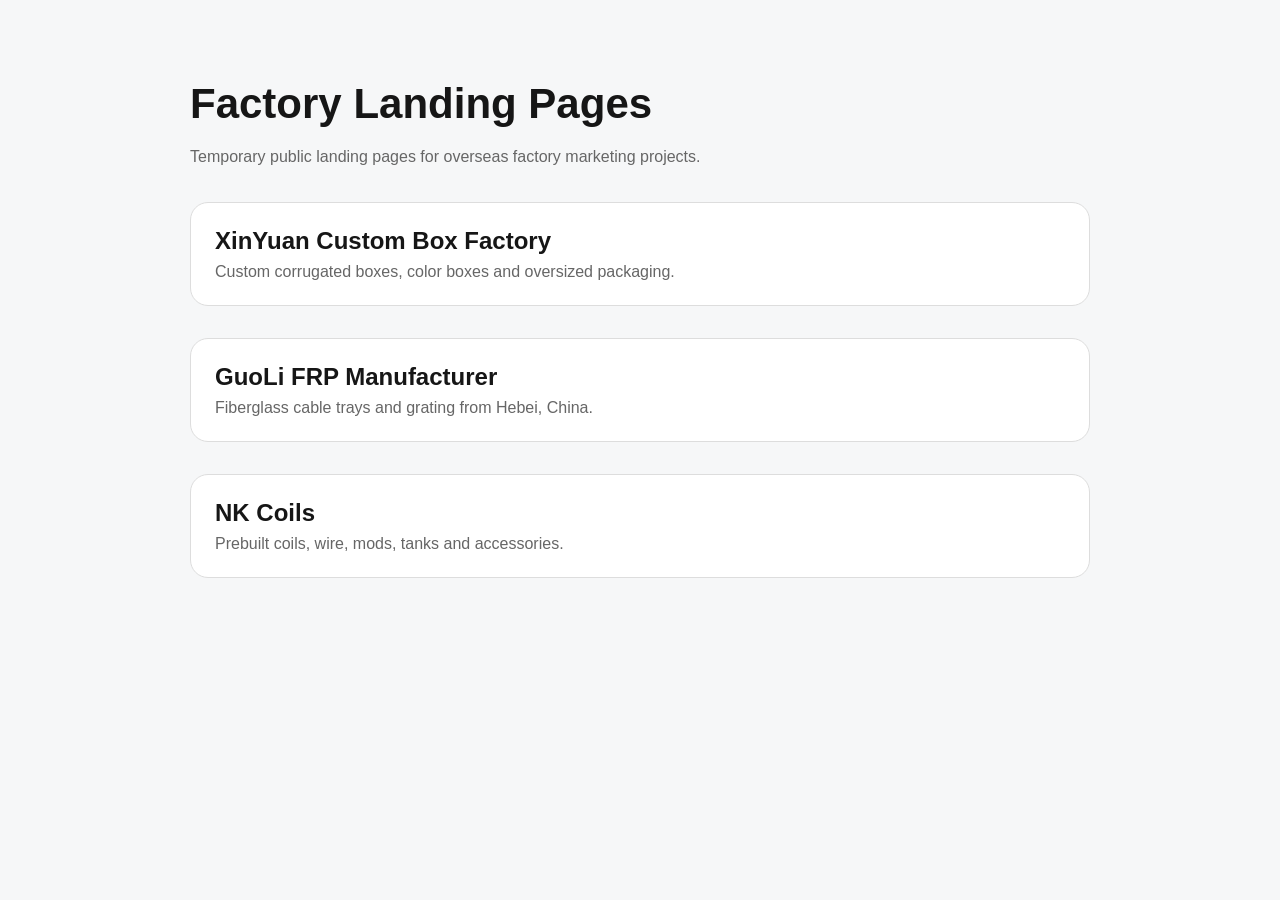
<file: index.html>
<!doctype html>
<html lang="en">
<head>
<meta charset="utf-8">
<meta name="viewport" content="width=device-width, initial-scale=1">
<title>Factory Landing Pages</title>
<meta name="robots" content="noindex">
<style>
body{margin:0;font-family:Arial,Helvetica,sans-serif;background:#f6f7f8;color:#161616}
main{max-width:900px;margin:0 auto;padding:80px 24px}
h1{font-size:42px;margin:0 0 12px}
p{color:#666;line-height:1.6}
.card{display:block;margin-top:32px;padding:24px;border:1px solid #ddd;border-radius:18px;background:#fff;text-decoration:none;color:#161616}
.card h2{margin:0 0 8px;font-size:24px}
.card span{color:#666}
</style>
</head>
<body>
<main>
<h1>Factory Landing Pages</h1>
<p>Temporary public landing pages for overseas factory marketing projects.</p>
<a class="card" href="./xinyuan/">
<h2>XinYuan Custom Box Factory</h2>
<span>Custom corrugated boxes, color boxes and oversized packaging.</span>
</a>
<a class="card" href="./guoli/">
<h2>GuoLi FRP Manufacturer</h2>
<span>Fiberglass cable trays and grating from Hebei, China.</span>
</a>
<a class="card" href="./nkcoils/">
<h2>NK Coils</h2>
<span>Prebuilt coils, wire, mods, tanks and accessories.</span>
</a>
</main>
</body>
</html>
</file>
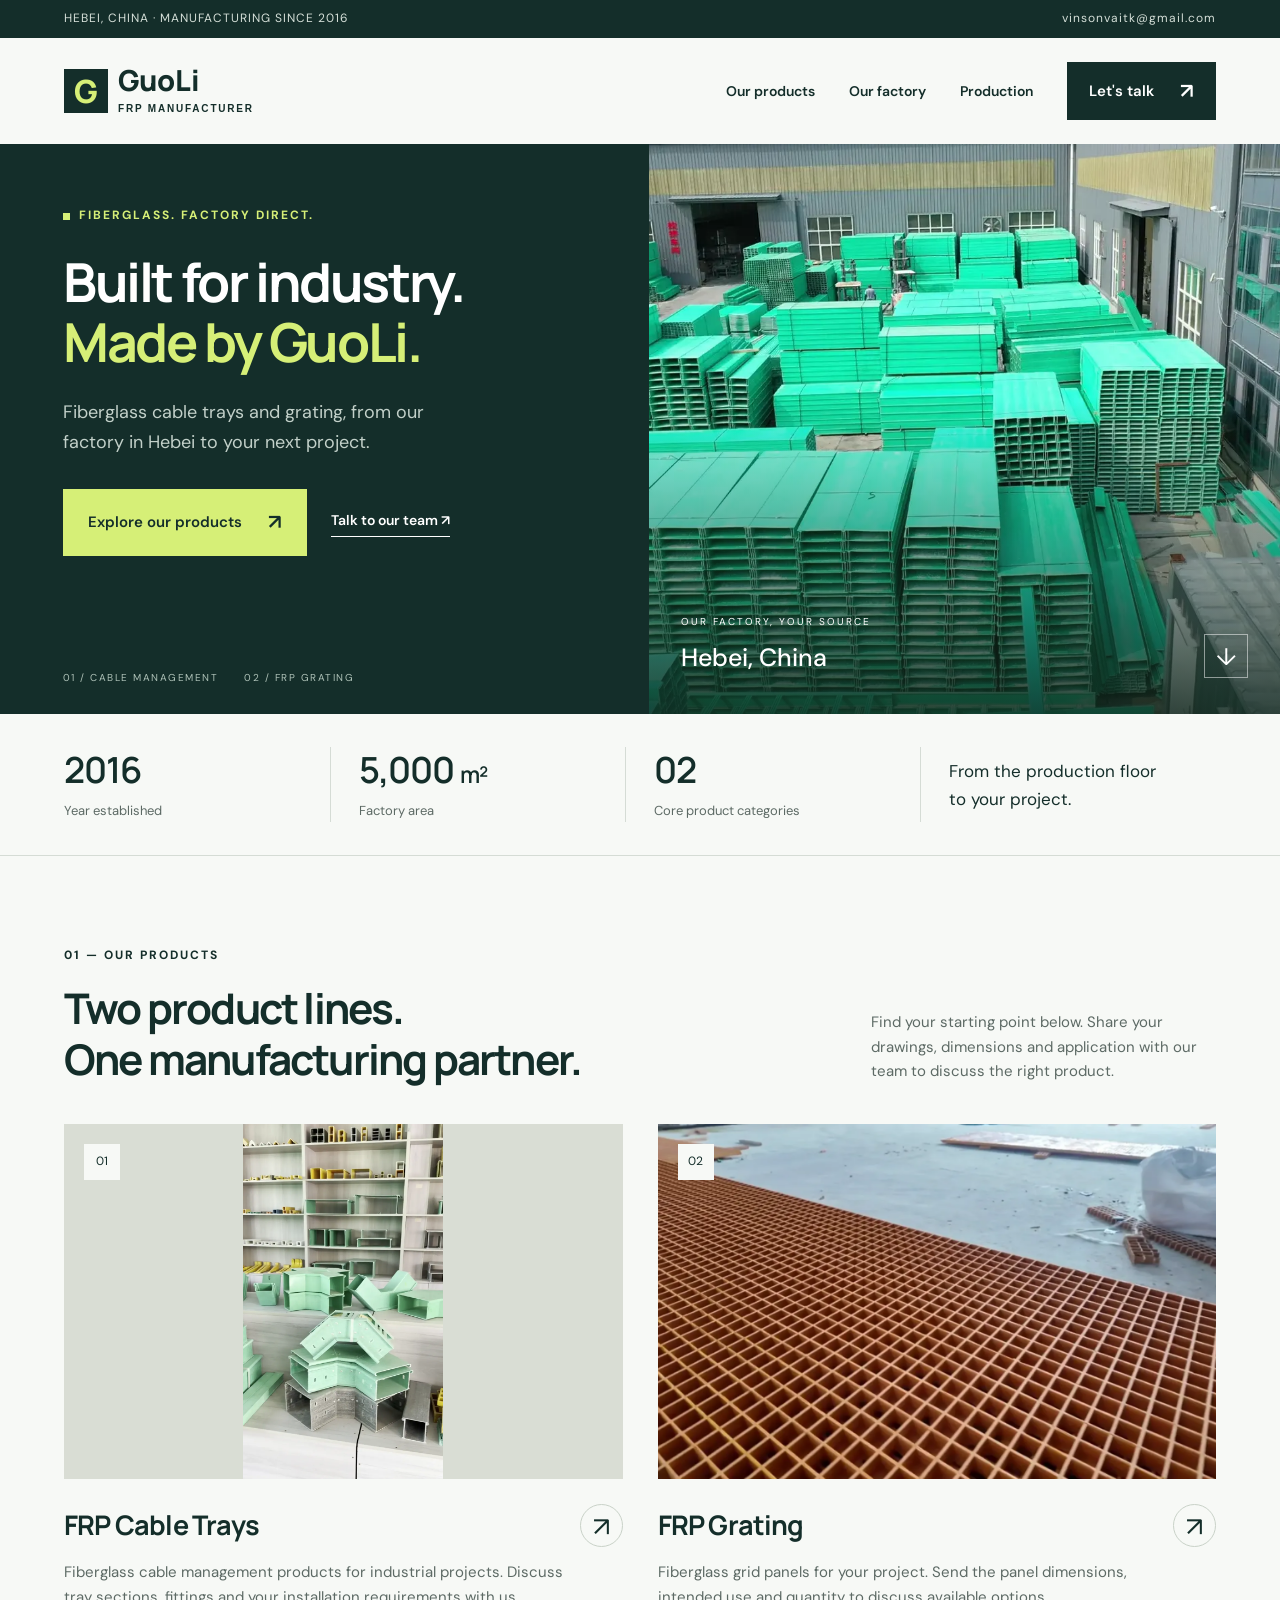
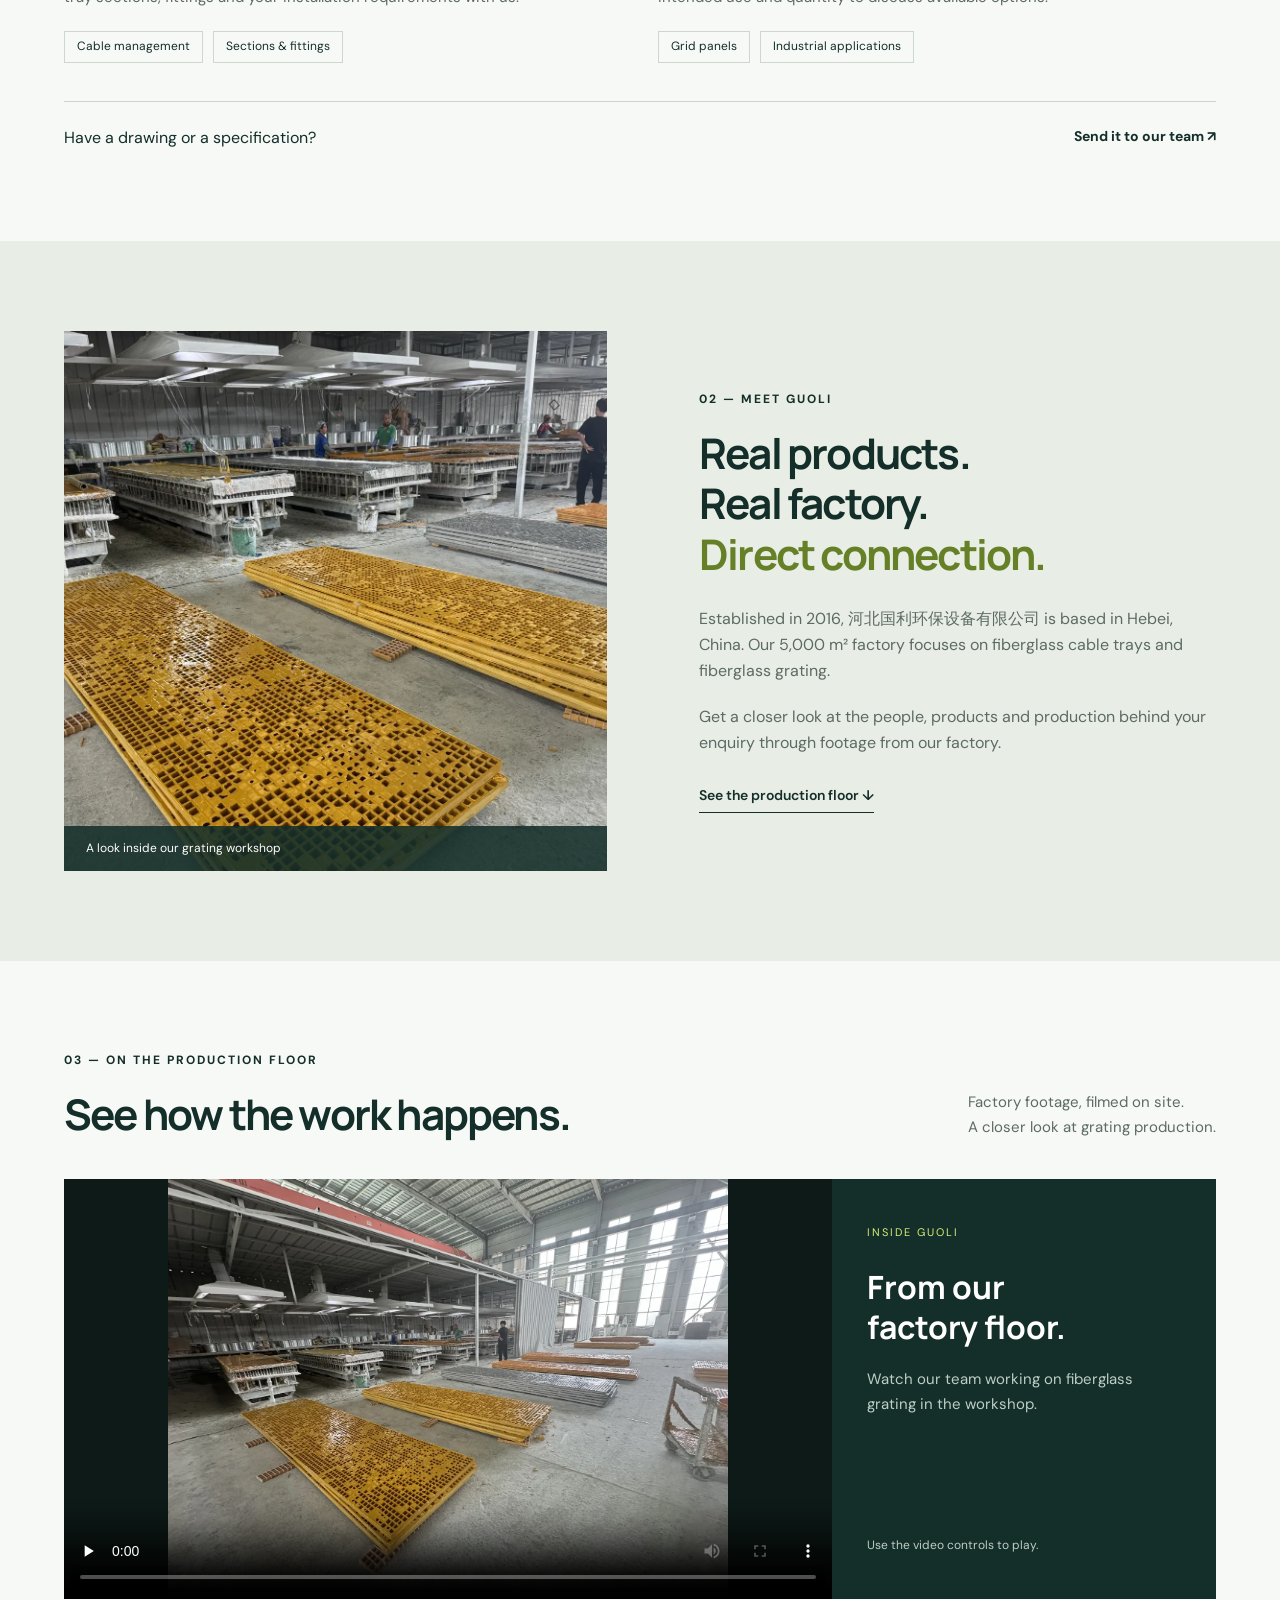
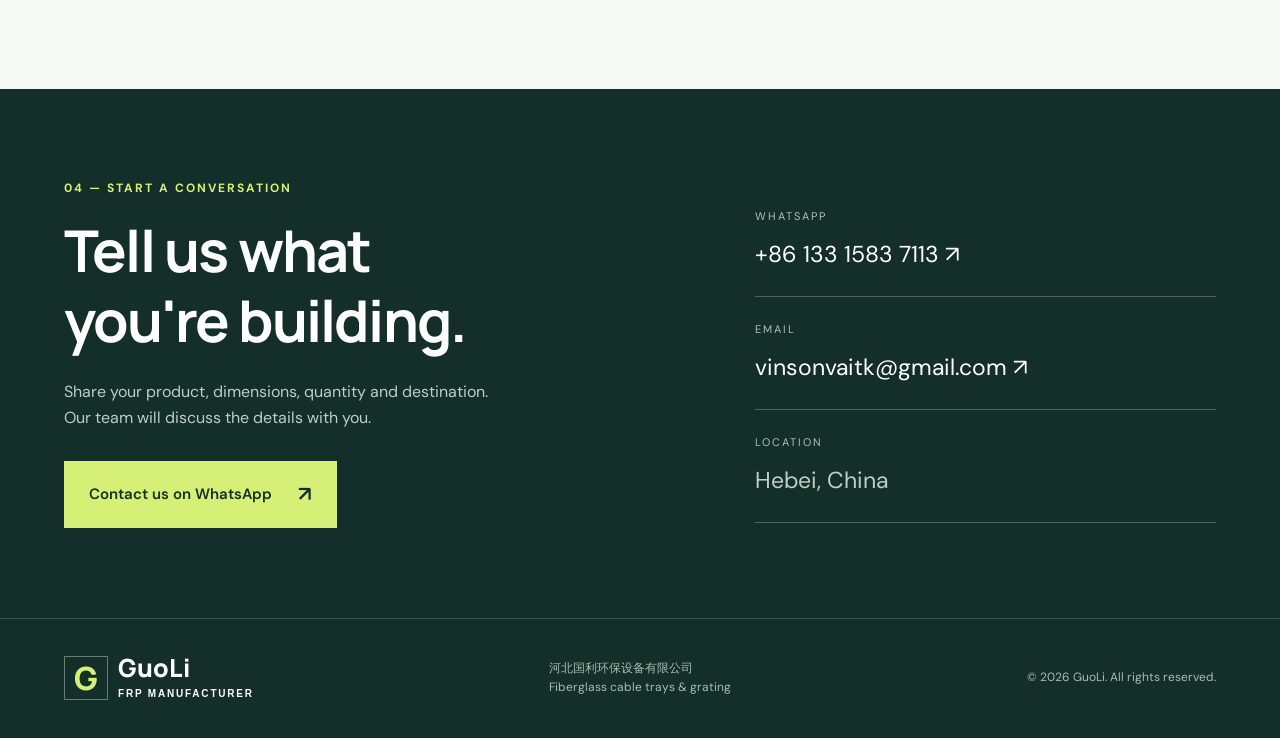
<file: guoli/index.html>
<!doctype html>
<html lang="en">
<head>
<meta charset="utf-8"><meta name="viewport" content="width=device-width,initial-scale=1">
<title>GuoLi FRP | Fiberglass Cable Trays & Grating Manufacturer</title>
<meta name="description" content="Explore fiberglass cable trays and FRP grating from GuoLi in Hebei, China. Established in 2016 with a 5,000 m² factory. Contact our team for product details.">
<meta name="theme-color" content="#142e2a">
<link rel="icon" type="image/svg+xml" href="data:image/svg+xml,%3Csvg xmlns='http://www.w3.org/2000/svg' viewBox='0 0 32 32'%3E%3Crect width='32' height='32' rx='5' fill='%23142e2a'/%3E%3Cpath d='M7 8h18v4H11v9h10v-4h-6v-4h10v12H7z' fill='%23d6ef77'/%3E%3C/svg%3E">
<link rel="stylesheet" href="styles.css">
</head>
<body>
<div class="topline"><span>HEBEI, CHINA · MANUFACTURING SINCE 2016</span><a href="mailto:vinsonvaitk@gmail.com">vinsonvaitk@gmail.com</a></div>
<header class="header"><a class="brand" href="#" aria-label="GuoLi FRP home"><span class="brand-mark">G</span><span>GuoLi<span class="brand-sub">FRP MANUFACTURER</span></span></a><button class="menu-toggle" aria-label="Open navigation" aria-expanded="false" aria-controls="navigation">Menu <span>☰</span></button><nav id="navigation" aria-label="Main navigation"><a href="#products">Our products</a><a href="#factory">Our factory</a><a href="#production">Production</a><a class="button small" href="#contact">Let's talk <span>↗</span></a></nav></header>
<main>
<section class="hero"><div class="hero-copy"><div class="eyebrow"><span></span> FIBERGLASS. FACTORY DIRECT.</div><h1>Built for industry.<br><em>Made by GuoLi.</em></h1><p>Fiberglass cable trays and grating, from our factory in Hebei to your next project.</p><div class="hero-actions"><a class="button lime" href="#products">Explore our products <span>↗</span></a><a class="text-link" href="https://wa.me/8613315837113" target="_blank" rel="noopener">Talk to our team ↗</a></div><div class="hero-foot"><span>01 / CABLE MANAGEMENT</span><span>02 / FRP GRATING</span></div></div><div class="hero-image"><img src="assets/factory.webp" alt="Green fiberglass products stacked in GuoLi's factory yard" fetchpriority="high"><div class="image-label"><span>OUR FACTORY, YOUR SOURCE</span><strong>Hebei, China</strong></div><a class="image-next" href="#factory" aria-label="Explore our factory">↓</a></div></section>
<section class="facts" aria-label="Company facts"><div><strong>2016</strong><span>Year established</span></div><div><strong>5,000 <small>m²</small></strong><span>Factory area</span></div><div><strong>02</strong><span>Core product categories</span></div><div class="facts-note">From the production floor<br>to your project.</div></section>
<section id="products" class="section products"><div class="section-heading"><div><div class="eyebrow">01 — OUR PRODUCTS</div><h2>Two product lines.<br>One manufacturing partner.</h2></div><p>Find your starting point below. Share your drawings, dimensions and application with our team to discuss the right product.</p></div><div class="product-grid"><article class="product"><div class="product-image tray"><img src="assets/cable-tray.webp" alt="Fiberglass cable tray fittings and sections displayed in the GuoLi showroom" loading="lazy"><span class="number">01</span></div><div class="product-title"><h3>FRP Cable Trays</h3><a href="https://wa.me/8613315837113?text=Hello%20GuoLi%2C%20I%20would%20like%20to%20discuss%20FRP%20cable%20trays." target="_blank" rel="noopener" aria-label="Ask about FRP cable trays">↗</a></div><p>Fiberglass cable management products for industrial projects. Discuss tray sections, fittings and your installation requirements with us.</p><div class="tags"><span>Cable management</span><span>Sections & fittings</span></div></article><article class="product"><div class="product-image"><img src="assets/grating.webp" alt="Close-up of amber fiberglass grating panels" loading="lazy"><span class="number">02</span></div><div class="product-title"><h3>FRP Grating</h3><a href="https://wa.me/8613315837113?text=Hello%20GuoLi%2C%20I%20would%20like%20to%20discuss%20FRP%20grating." target="_blank" rel="noopener" aria-label="Ask about FRP grating">↗</a></div><p>Fiberglass grid panels for your project. Send the panel dimensions, intended use and quantity to discuss available options.</p><div class="tags"><span>Grid panels</span><span>Industrial applications</span></div></article></div><div class="spec-note"><span>Have a drawing or a specification?</span><a href="mailto:vinsonvaitk@gmail.com?subject=GuoLi%20FRP%20product%20enquiry">Send it to our team ↗</a></div></section>
<section id="factory" class="factory section"><div class="factory-visual"><img src="assets/photo-3.webp" alt="Fiberglass grating and manufacturing equipment inside GuoLi's workshop" loading="lazy"><span class="photo-caption">A look inside our grating workshop</span></div><div class="factory-copy"><div class="eyebrow">02 — MEET GUOLI</div><h2>Real products.<br>Real factory.<br><em>Direct connection.</em></h2><p>Established in 2016, 河北国利环保设备有限公司 is based in Hebei, China. Our 5,000 m² factory focuses on fiberglass cable trays and fiberglass grating.</p><p>Get a closer look at the people, products and production behind your enquiry through footage from our factory.</p><a class="text-link" href="#production">See the production floor ↓</a></div></section>
<section id="production" class="section production"><div class="section-heading"><div><div class="eyebrow">03 — ON THE PRODUCTION FLOOR</div><h2>See how the work happens.</h2></div><p>Factory footage, filmed on site.<br>A closer look at grating production.</p></div><div class="video-wrap"><video controls playsinline preload="none" poster="assets/photo-0.webp" aria-label="GuoLi factory grating production video"><source src="assets/production.mp4" type="video/mp4">Your browser does not support video. <a href="assets/production.mp4">Download the production video</a>.</video><div class="video-side"><span>INSIDE GUOLI</span><h3>From our<br>factory floor.</h3><p>Watch our team working on fiberglass grating in the workshop.</p><span class="video-hint">Use the video controls to play.</span></div></div></section>
<section id="contact" class="contact section"><div><div class="eyebrow">04 — START A CONVERSATION</div><h2>Tell us what<br>you're building.</h2><p>Share your product, dimensions, quantity and destination. Our team will discuss the details with you.</p><a class="button lime" href="https://wa.me/8613315837113?text=Hello%20GuoLi%2C%20I%20am%20interested%20in%20your%20FRP%20products." target="_blank" rel="noopener">Contact us on WhatsApp <span>↗</span></a></div><div class="contact-details"><div><span>WHATSAPP</span><a href="https://wa.me/8613315837113" target="_blank" rel="noopener">+86 133 1583 7113 ↗</a></div><div><span>EMAIL</span><a href="mailto:vinsonvaitk@gmail.com">vinsonvaitk@gmail.com ↗</a></div><div><span>LOCATION</span><p>Hebei, China</p></div></div></section>
</main><footer><a class="brand" href="#"><span class="brand-mark">G</span><span>GuoLi<span class="brand-sub">FRP MANUFACTURER</span></span></a><p>河北国利环保设备有限公司<br>Fiberglass cable trays & grating</p><span>© <span id="year">2026</span> GuoLi. All rights reserved.</span></footer>
<script src="script.js"></script>
</body></html>
</file>
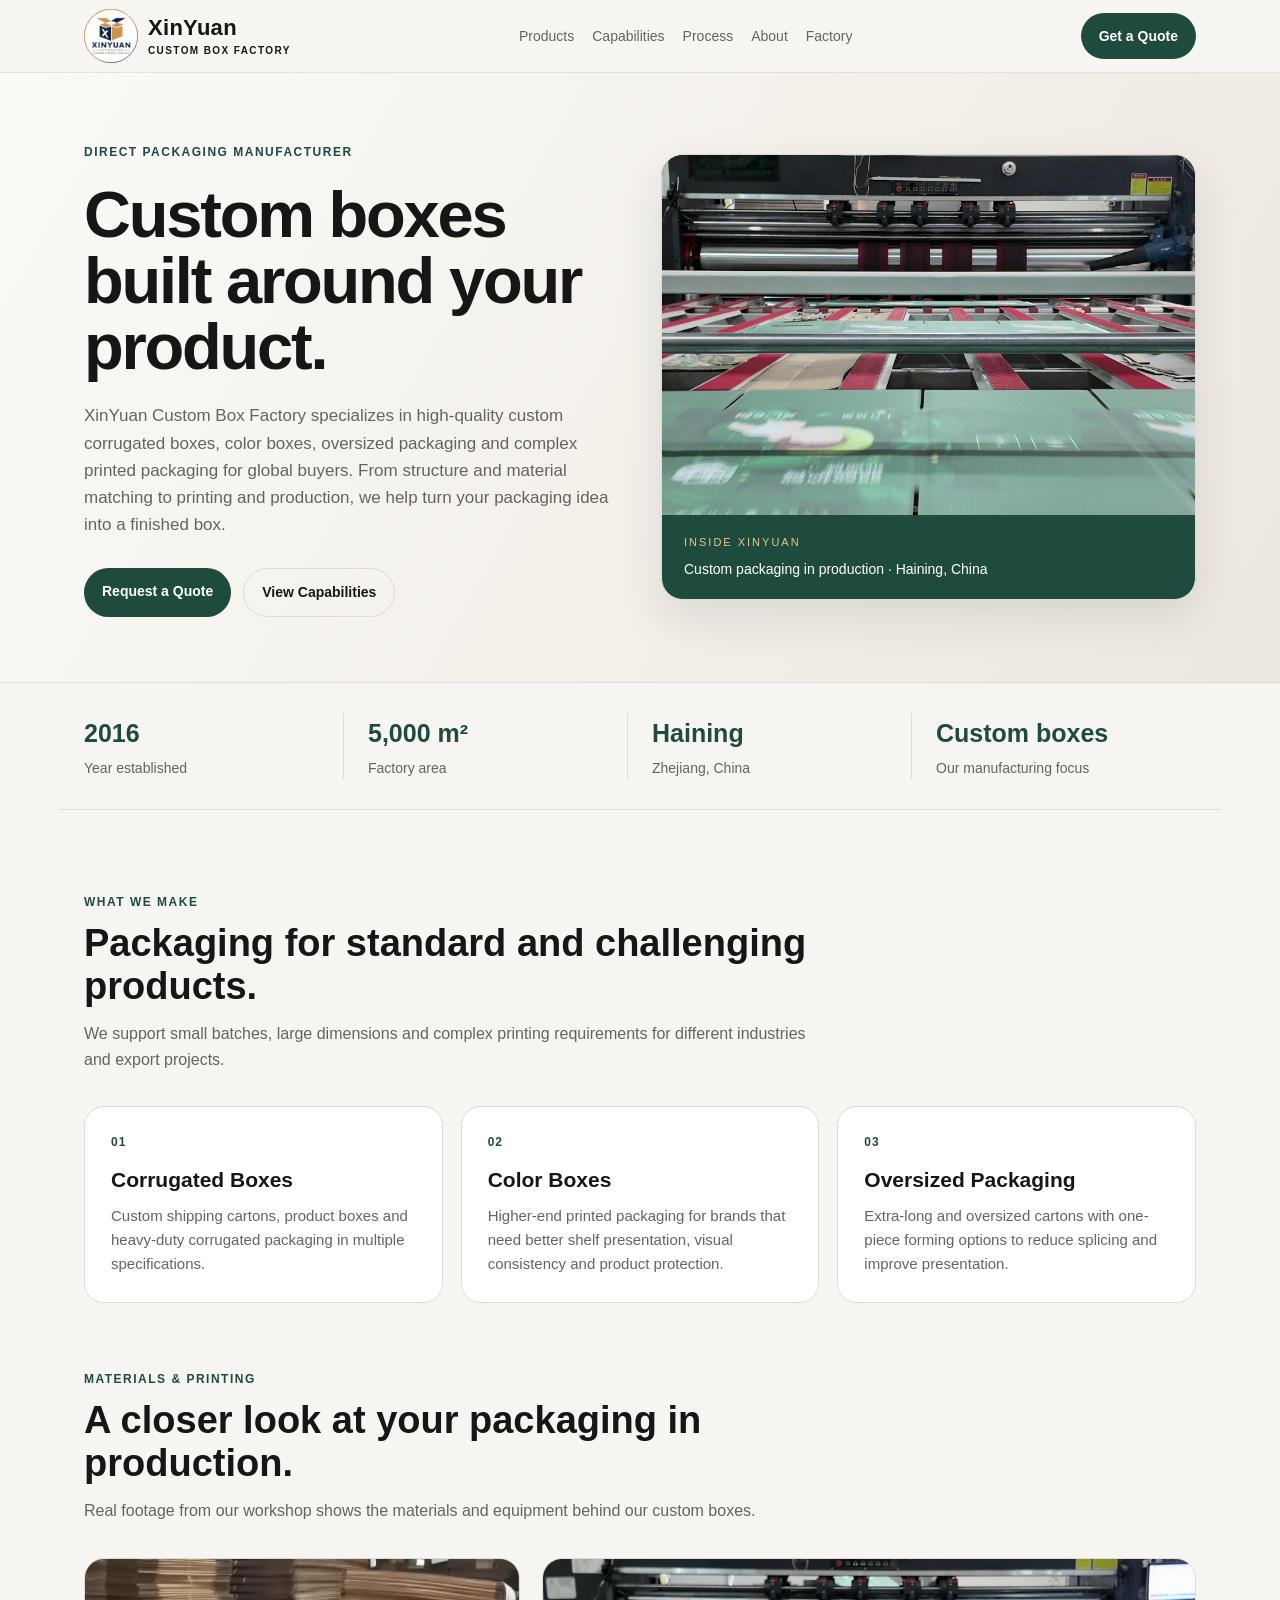
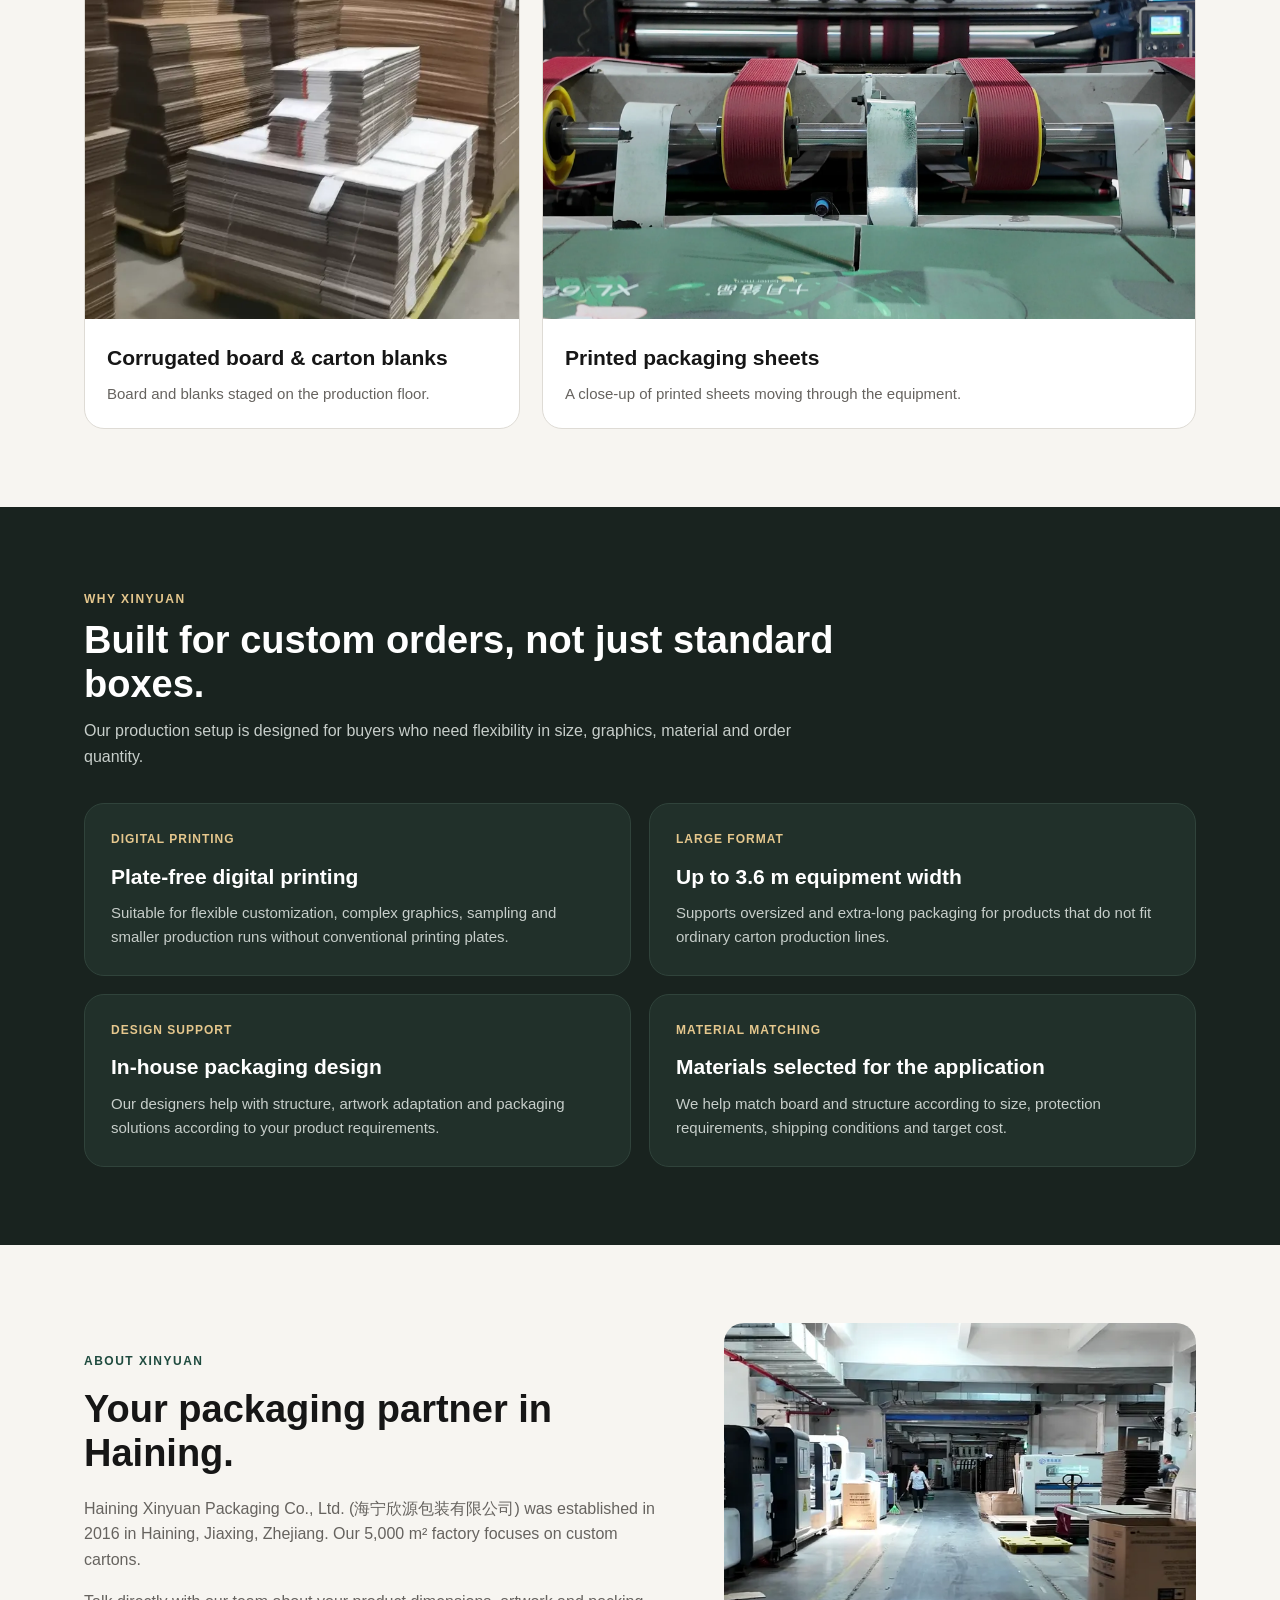
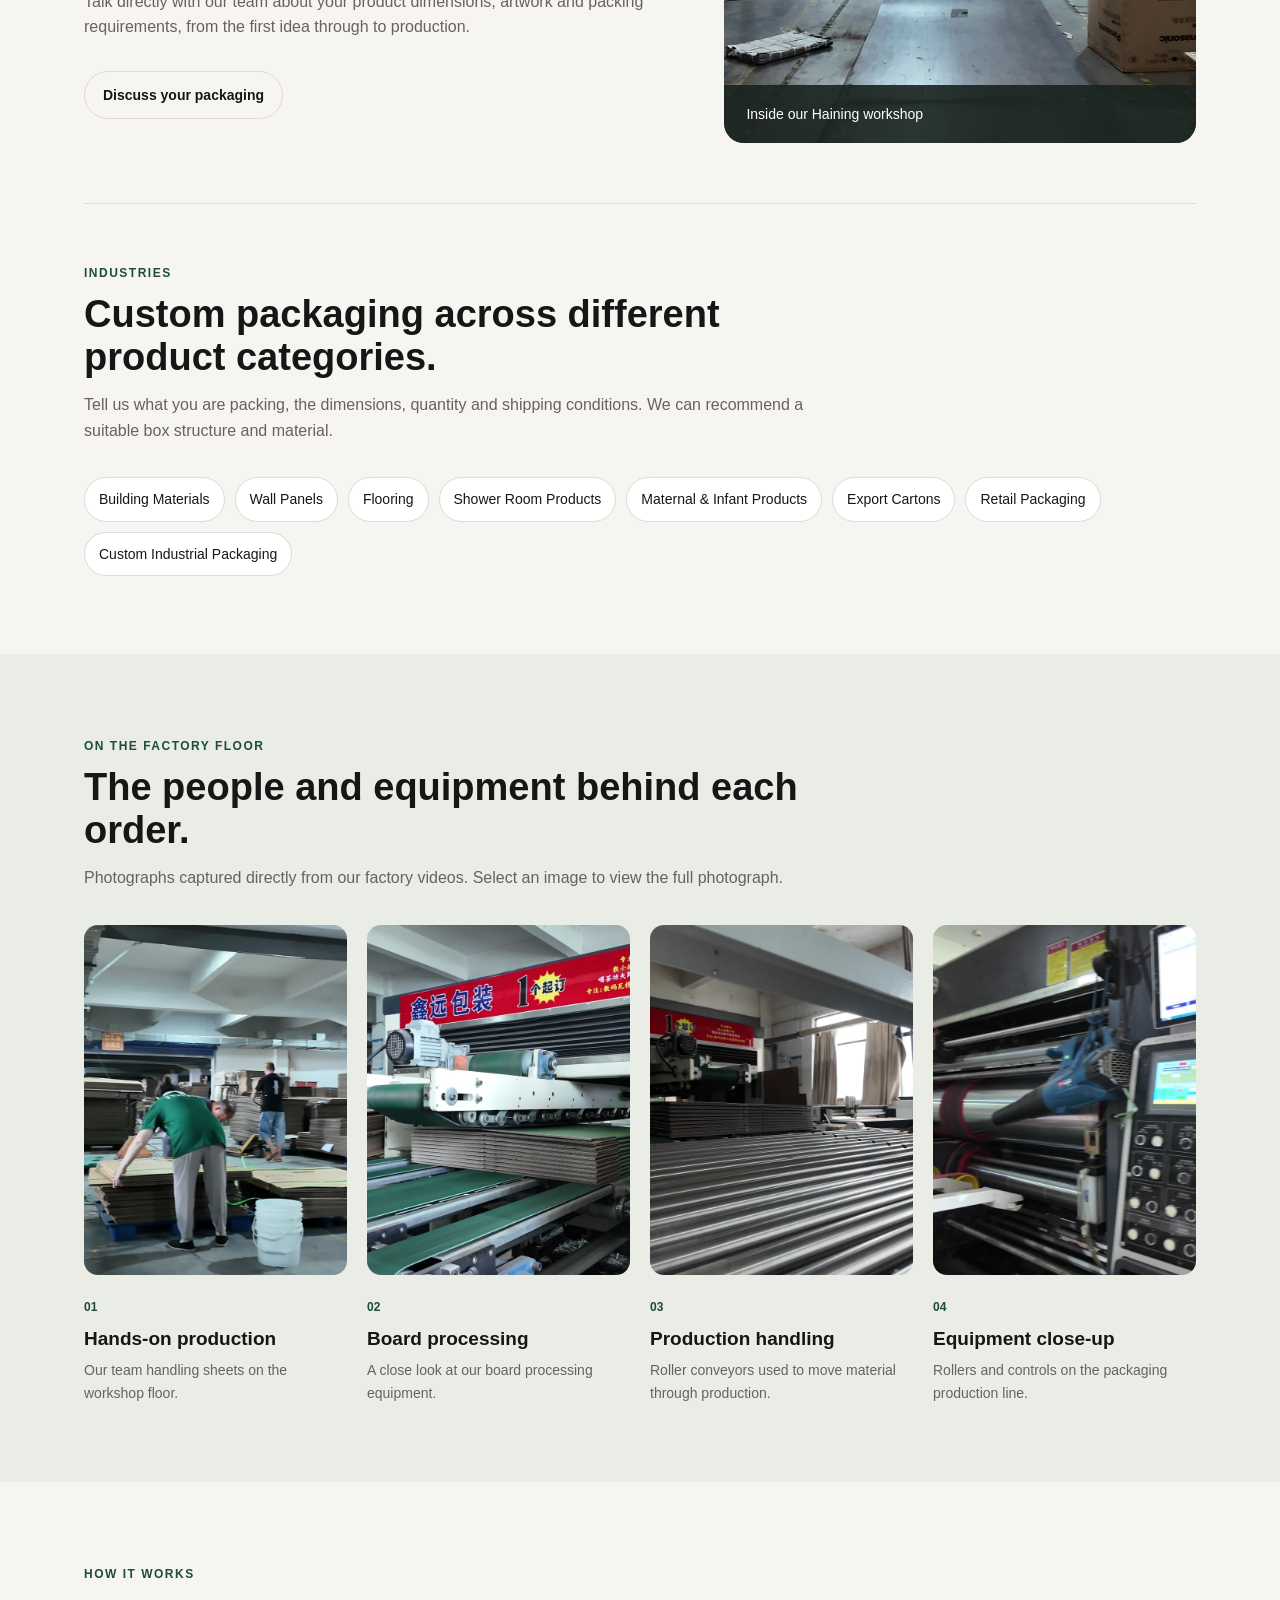
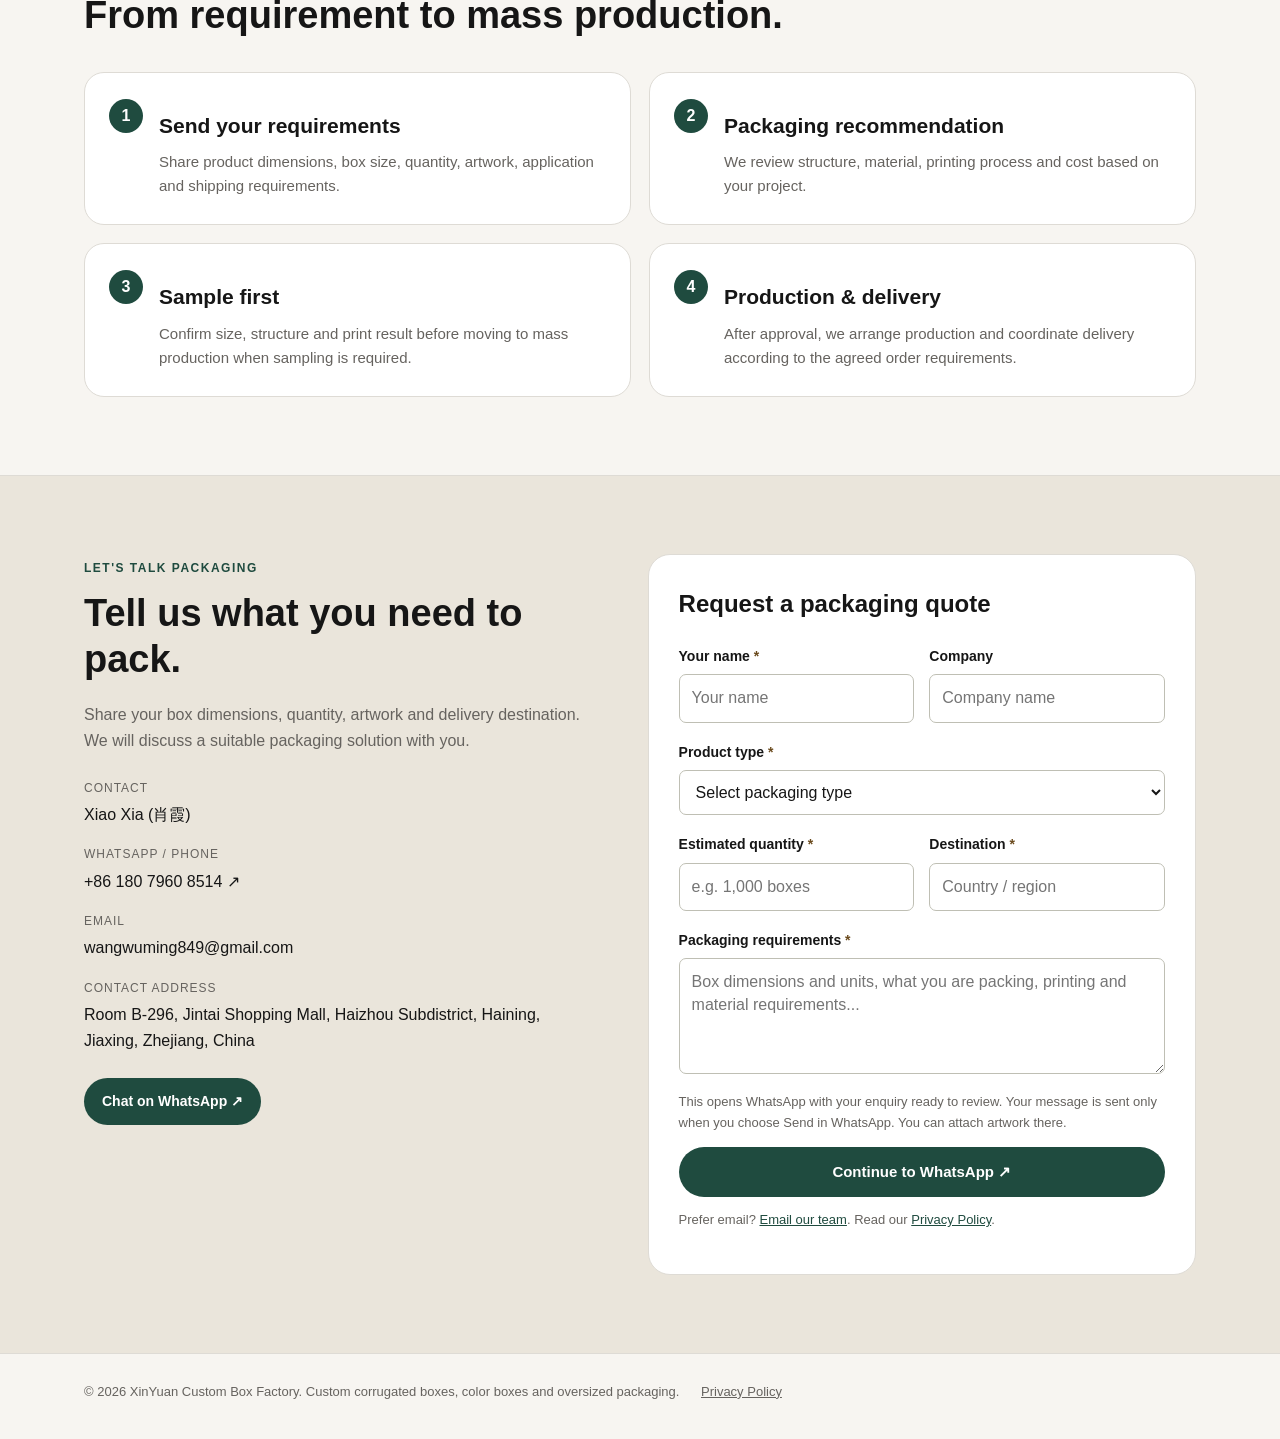
<file: xinyuan/index.html>
<!doctype html>
<html lang="en">
<head>
  <meta charset="utf-8" />
  <meta name="viewport" content="width=device-width, initial-scale=1" />
  <title>XinYuan Custom Box Factory | Custom Packaging Manufacturer</title>
  <meta name="description" content="XinYuan Custom Box Factory provides custom corrugated boxes, color boxes, oversized packaging, digital printing, material matching and packaging design for global buyers." />
  <style>
    :root{--bg:#f7f5f1;--ink:#161616;--muted:#66635f;--card:#ffffff;--line:#dedbd5;--accent:#1f4b3f;--accent2:#d9b77a;--max:1160px}
    *{box-sizing:border-box}html{scroll-behavior:smooth}body{margin:0;font-family:Arial,Helvetica,sans-serif;color:var(--ink);background:var(--bg);line-height:1.6}a{color:inherit;text-decoration:none}.wrap{max-width:var(--max);margin:auto;padding:0 24px}header{position:sticky;top:0;z-index:20;background:rgba(247,245,241,.93);backdrop-filter:blur(10px);border-bottom:1px solid rgba(222,219,213,.75)}.nav{min-height:72px;display:flex;align-items:center;justify-content:space-between;gap:24px}.brand{font-weight:800;letter-spacing:.3px;font-size:19px}.navlinks{display:flex;gap:22px;color:var(--muted);font-size:14px}.btn{display:inline-block;padding:12px 18px;border-radius:999px;background:var(--accent);color:#fff;font-weight:700;font-size:14px}.hero{padding:90px 0 70px;background:radial-gradient(circle at 85% 20%, rgba(217,183,122,.25), transparent 26%),linear-gradient(180deg,#fbfaf7 0%,#f2efe9 100%);border-bottom:1px solid var(--line)}.hero-grid{display:grid;grid-template-columns:1.15fr .85fr;gap:50px;align-items:center}.eyebrow{display:inline-flex;align-items:center;gap:8px;color:var(--accent);font-weight:800;text-transform:uppercase;letter-spacing:1.5px;font-size:12px}h1{font-size:clamp(42px,6vw,76px);line-height:1.02;margin:18px 0 22px;letter-spacing:-2.2px}.lead{font-size:19px;color:var(--muted);max-width:720px}.cta{display:flex;gap:12px;flex-wrap:wrap;margin-top:30px}.btn.secondary{background:transparent;color:var(--ink);border:1px solid var(--line)}.hero-card{background:var(--card);border:1px solid var(--line);border-radius:26px;padding:28px;box-shadow:0 16px 50px rgba(0,0,0,.06)}.hero-card h3{margin:0 0 18px;font-size:22px}.metric{display:flex;justify-content:space-between;align-items:flex-end;padding:17px 0;border-bottom:1px solid var(--line)}.metric:last-child{border-bottom:none}.metric strong{font-size:29px;color:var(--accent)}.metric span{font-size:13px;color:var(--muted);max-width:180px;text-align:right}section{padding:78px 0}.section-head{max-width:750px;margin-bottom:34px}.section-head h2{font-size:38px;line-height:1.15;margin:8px 0 12px}.section-head p{color:var(--muted);margin:0}.grid3{display:grid;grid-template-columns:repeat(3,1fr);gap:18px}.grid2{display:grid;grid-template-columns:repeat(2,1fr);gap:18px}.card{background:var(--card);border:1px solid var(--line);border-radius:20px;padding:26px}.card .num{font-size:12px;color:var(--accent);font-weight:800;letter-spacing:1px}.card h3{margin:10px 0 8px;font-size:21px}.card p{margin:0;color:var(--muted);font-size:15px}.dark{background:#19231f;color:#fff}.dark .section-head p,.dark .card p{color:#c7ceca}.dark .card{background:#21302a;border-color:#30433b}.dark .num{color:#e5c78d}.applications{display:flex;flex-wrap:wrap;gap:10px;margin-top:24px}.pill{padding:10px 14px;border:1px solid var(--line);border-radius:999px;background:#fff;font-size:14px}.process{counter-reset:step}.process .card{position:relative;padding-left:74px}.process .card:before{counter-increment:step;content:counter(step);position:absolute;left:24px;top:26px;width:34px;height:34px;border-radius:50%;background:var(--accent);color:#fff;display:grid;place-items:center;font-weight:800}.cta-band{margin:0 auto 70px;max-width:var(--max);padding:0 24px}.cta-inner{border-radius:28px;padding:46px;background:linear-gradient(135deg,#ead7b6,#f6ead6);display:flex;justify-content:space-between;gap:30px;align-items:center}.cta-inner h2{margin:0 0 8px;font-size:34px}.cta-inner p{margin:0;color:#5f5548}footer{border-top:1px solid var(--line);padding:28px 0 36px;color:var(--muted);font-size:13px}@media(max-width:850px){.hero-grid,.grid3,.grid2{grid-template-columns:1fr}.navlinks{display:none}.hero{padding-top:62px}.cta-inner{display:block}.cta-inner .btn{margin-top:22px}}
  </style>
  <link rel="stylesheet" href="enhancements.css">
  <link rel="icon" href="assets/logo.webp" type="image/webp">
</head>
<body>
<header><div class="wrap nav"><a class="brand" href="#"><img src="assets/logo.webp" alt="XinYuan Packaging logo" width="54" height="54"><span>XinYuan<span class="brand-sub">CUSTOM BOX FACTORY</span></span></a><nav class="navlinks"><a href="#products">Products</a><a href="#capabilities">Capabilities</a><a href="#process">Process</a><a href="#about">About</a><a href="#factory">Factory</a></nav><a class="btn" href="#contact">Get a Quote</a></div></header>
<main>
<section class="hero"><div class="wrap hero-grid"><div><div class="eyebrow">Direct Packaging Manufacturer</div><h1>Custom boxes built around your product.</h1><p class="lead">XinYuan Custom Box Factory specializes in high-quality custom corrugated boxes, color boxes, oversized packaging and complex printed packaging for global buyers. From structure and material matching to printing and production, we help turn your packaging idea into a finished box.</p><div class="cta"><a class="btn" href="#contact">Request a Quote</a><a class="btn secondary" href="#capabilities">View Capabilities</a></div></div><figure class="hero-photo"><img src="assets/printing-line.webp" alt="Printed packaging sheets moving through XinYuan's production equipment" width="2134" height="1200" fetchpriority="high"><figcaption><span>INSIDE XINYUAN</span>Custom packaging in production · Haining, China</figcaption></figure></div></section>
<div class="wrap factory-facts" aria-label="Factory facts"><div><strong>2016</strong><span>Year established</span></div><div><strong>5,000 m²</strong><span>Factory area</span></div><div><strong>Haining</strong><span>Zhejiang, China</span></div><div><strong>Custom boxes</strong><span>Our manufacturing focus</span></div></div><section id="products"><div class="wrap"><div class="section-head"><div class="eyebrow">What we make</div><h2>Packaging for standard and challenging products.</h2><p>We support small batches, large dimensions and complex printing requirements for different industries and export projects.</p></div><div class="grid3"><article class="card"><div class="num">01</div><h3>Corrugated Boxes</h3><p>Custom shipping cartons, product boxes and heavy-duty corrugated packaging in multiple specifications.</p></article><article class="card"><div class="num">02</div><h3>Color Boxes</h3><p>Higher-end printed packaging for brands that need better shelf presentation, visual consistency and product protection.</p></article><article class="card"><div class="num">03</div><h3>Oversized Packaging</h3><p>Extra-long and oversized cartons with one-piece forming options to reduce splicing and improve presentation.</p></article></div></div></section>
<section class="production-examples"><div class="wrap"><div class="section-head"><div class="eyebrow">Materials & printing</div><h2>A closer look at your packaging in production.</h2><p>Real footage from our workshop shows the materials and equipment behind our custom boxes.</p></div><div class="photo-pair"><figure><img src="assets/corrugated-stock.webp" alt="Stacks of corrugated board and carton blanks on pallets in the XinYuan workshop" loading="lazy" width="676" height="1200"><figcaption><h3>Corrugated board & carton blanks</h3><p>Board and blanks staged on the production floor.</p></figcaption></figure><figure><img src="assets/printed-sheets.webp" alt="Printed packaging sheets feeding through rollers on the production line" loading="lazy" width="2134" height="1200"><figcaption><h3>Printed packaging sheets</h3><p>A close-up of printed sheets moving through the equipment.</p></figcaption></figure></div></div></section><section id="capabilities" class="dark"><div class="wrap"><div class="section-head"><div class="eyebrow">Why XinYuan</div><h2>Built for custom orders, not just standard boxes.</h2><p>Our production setup is designed for buyers who need flexibility in size, graphics, material and order quantity.</p></div><div class="grid2"><article class="card"><div class="num">DIGITAL PRINTING</div><h3>Plate-free digital printing</h3><p>Suitable for flexible customization, complex graphics, sampling and smaller production runs without conventional printing plates.</p></article><article class="card"><div class="num">LARGE FORMAT</div><h3>Up to 3.6 m equipment width</h3><p>Supports oversized and extra-long packaging for products that do not fit ordinary carton production lines.</p></article><article class="card"><div class="num">DESIGN SUPPORT</div><h3>In-house packaging design</h3><p>Our designers help with structure, artwork adaptation and packaging solutions according to your product requirements.</p></article><article class="card"><div class="num">MATERIAL MATCHING</div><h3>Materials selected for the application</h3><p>We help match board and structure according to size, protection requirements, shipping conditions and target cost.</p></article></div></div></section>
<section id="about"><div class="wrap"><div class="company-intro"><div><div class="eyebrow">About XinYuan</div><h2>Your packaging partner in Haining.</h2><p>Haining Xinyuan Packaging Co., Ltd. (海宁欣源包装有限公司) was established in 2016 in Haining, Jiaxing, Zhejiang. Our 5,000 m² factory focuses on custom cartons.</p><p>Talk directly with our team about your product dimensions, artwork and packing requirements, from the first idea through to production.</p><a class="btn secondary" href="#contact">Discuss your packaging</a></div><figure><img src="assets/workshop.webp" alt="Aisle and equipment inside XinYuan's packaging workshop" loading="lazy" width="676" height="1200"><figcaption>Inside our Haining workshop</figcaption></figure></div><div class="section-head"><div class="eyebrow">Industries</div><h2>Custom packaging across different product categories.</h2><p>Tell us what you are packing, the dimensions, quantity and shipping conditions. We can recommend a suitable box structure and material.</p></div><div class="applications"><span class="pill">Building Materials</span><span class="pill">Wall Panels</span><span class="pill">Flooring</span><span class="pill">Shower Room Products</span><span class="pill">Maternal & Infant Products</span><span class="pill">Export Cartons</span><span class="pill">Retail Packaging</span><span class="pill">Custom Industrial Packaging</span></div></div></section>
<section id="factory" class="factory-gallery"><div class="wrap"><div class="section-head"><div class="eyebrow">On the factory floor</div><h2>The people and equipment behind each order.</h2><p>Photographs captured directly from our factory videos. Select an image to view the full photograph.</p></div><div class="gallery-grid"><figure><a href="assets/production-team.webp" target="_blank" rel="noopener" aria-label="View full photograph: Hands-on production"><img src="assets/production-team.webp" alt="XinYuan workers handling packaging sheets at a work station" loading="lazy" width="676" height="1200"></a><figcaption><span>01</span><h3>Hands-on production</h3><p>Our team handling sheets on the workshop floor.</p></figcaption></figure><figure><a href="assets/converting-equipment.webp" target="_blank" rel="noopener" aria-label="View full photograph: Board processing"><img src="assets/converting-equipment.webp" alt="Packaging sheets passing through XinYuan board processing equipment" loading="lazy" width="676" height="1200"></a><figcaption><span>02</span><h3>Board processing</h3><p>A close look at our board processing equipment.</p></figcaption></figure><figure><a href="assets/roller-conveyor.webp" target="_blank" rel="noopener" aria-label="View full photograph: Production handling"><img src="assets/roller-conveyor.webp" alt="Roller conveyor and machinery in XinYuan packaging workshop" loading="lazy" width="676" height="1200"></a><figcaption><span>03</span><h3>Production handling</h3><p>Roller conveyors used to move material through production.</p></figcaption></figure><figure><a href="assets/machine-detail.webp" target="_blank" rel="noopener" aria-label="View full photograph: Equipment close-up"><img src="assets/machine-detail.webp" alt="Rollers and control screen on XinYuan packaging machinery" loading="lazy" width="676" height="1200"></a><figcaption><span>04</span><h3>Equipment close-up</h3><p>Rollers and controls on the packaging production line.</p></figcaption></figure></div></div></section><section id="process"><div class="wrap"><div class="section-head"><div class="eyebrow">How it works</div><h2>From requirement to mass production.</h2></div><div class="grid2 process"><article class="card"><h3>Send your requirements</h3><p>Share product dimensions, box size, quantity, artwork, application and shipping requirements.</p></article><article class="card"><h3>Packaging recommendation</h3><p>We review structure, material, printing process and cost based on your project.</p></article><article class="card"><h3>Sample first</h3><p>Confirm size, structure and print result before moving to mass production when sampling is required.</p></article><article class="card"><h3>Production & delivery</h3><p>After approval, we arrange production and coordinate delivery according to the agreed order requirements.</p></article></div></div></section>
<section id="contact" class="contact-section"><div class="wrap contact-grid"><div class="contact-info"><div class="eyebrow">Let's talk packaging</div><h2>Tell us what you need to pack.</h2><p>Share your box dimensions, quantity, artwork and delivery destination. We will discuss a suitable packaging solution with you.</p><dl><dt>Contact</dt><dd>Xiao Xia (肖霞)</dd><dt>WhatsApp / Phone</dt><dd><a href="https://wa.me/8618079608514" target="_blank" rel="noopener">+86 180 7960 8514 ↗</a></dd><dt>Email</dt><dd><a href="mailto:wangwuming849@gmail.com">wangwuming849@gmail.com</a></dd><dt>Contact address</dt><dd>Room B-296, Jintai Shopping Mall, Haizhou Subdistrict, Haining, Jiaxing, Zhejiang, China</dd></dl><a class="btn" href="https://wa.me/8618079608514" target="_blank" rel="noopener">Chat on WhatsApp ↗</a></div><form id="quote-form" class="quote-form"><h3>Request a packaging quote</h3><div class="form-row"><label>Your name <span>*</span><input name="name" autocomplete="name" required maxlength="100" placeholder="Your name"></label><label>Company<input name="company" autocomplete="organization" maxlength="150" placeholder="Company name"></label></div><label>Product type <span>*</span><select name="product" required><option value="">Select packaging type</option><option>Corrugated boxes</option><option>Color boxes</option><option>Oversized packaging</option><option>Other custom packaging</option></select></label><div class="form-row"><label>Estimated quantity <span>*</span><input name="quantity" required maxlength="80" placeholder="e.g. 1,000 boxes"></label><label>Destination <span>*</span><input name="destination" autocomplete="country-name" required maxlength="100" placeholder="Country / region"></label></div><label>Packaging requirements <span>*</span><textarea name="requirements" required rows="4" maxlength="2000" placeholder="Box dimensions and units, what you are packing, printing and material requirements..."></textarea></label><p class="form-note">This opens WhatsApp with your enquiry ready to review. Your message is sent only when you choose Send in WhatsApp. You can attach artwork there.</p><button class="btn" type="submit">Continue to WhatsApp ↗</button><p class="form-note">Prefer email? <a href="mailto:wangwuming849@gmail.com?subject=Custom%20packaging%20enquiry">Email our team</a>. Read our <a href="privacy.html">Privacy Policy</a>.</p><noscript><p>Please contact us using the WhatsApp or email link; this form requires JavaScript.</p></noscript></form></div></section>
</main>
<footer><div class="wrap">© 2026 XinYuan Custom Box Factory. Custom corrugated boxes, color boxes and oversized packaging. <a href="privacy.html">Privacy Policy</a></div></footer>
<script src="enquiry.js"></script>
</body>
</html>
</file>
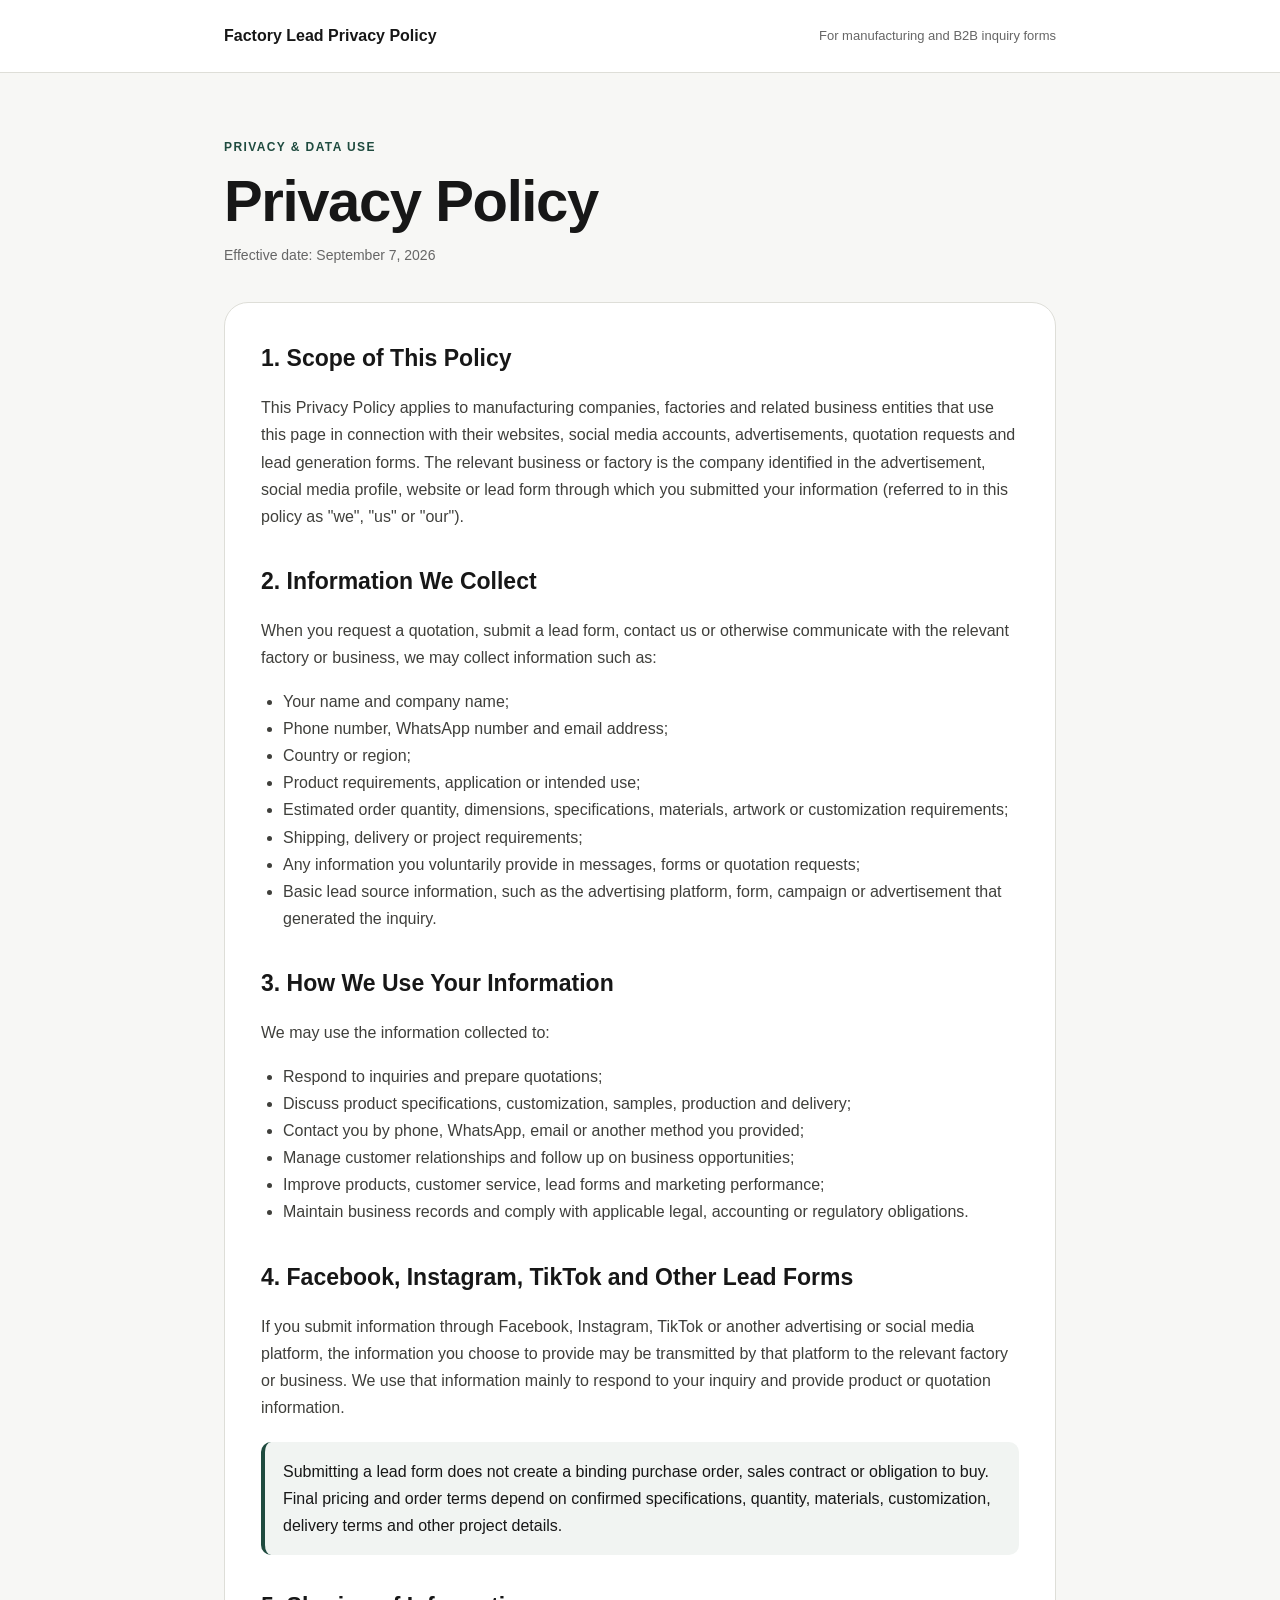
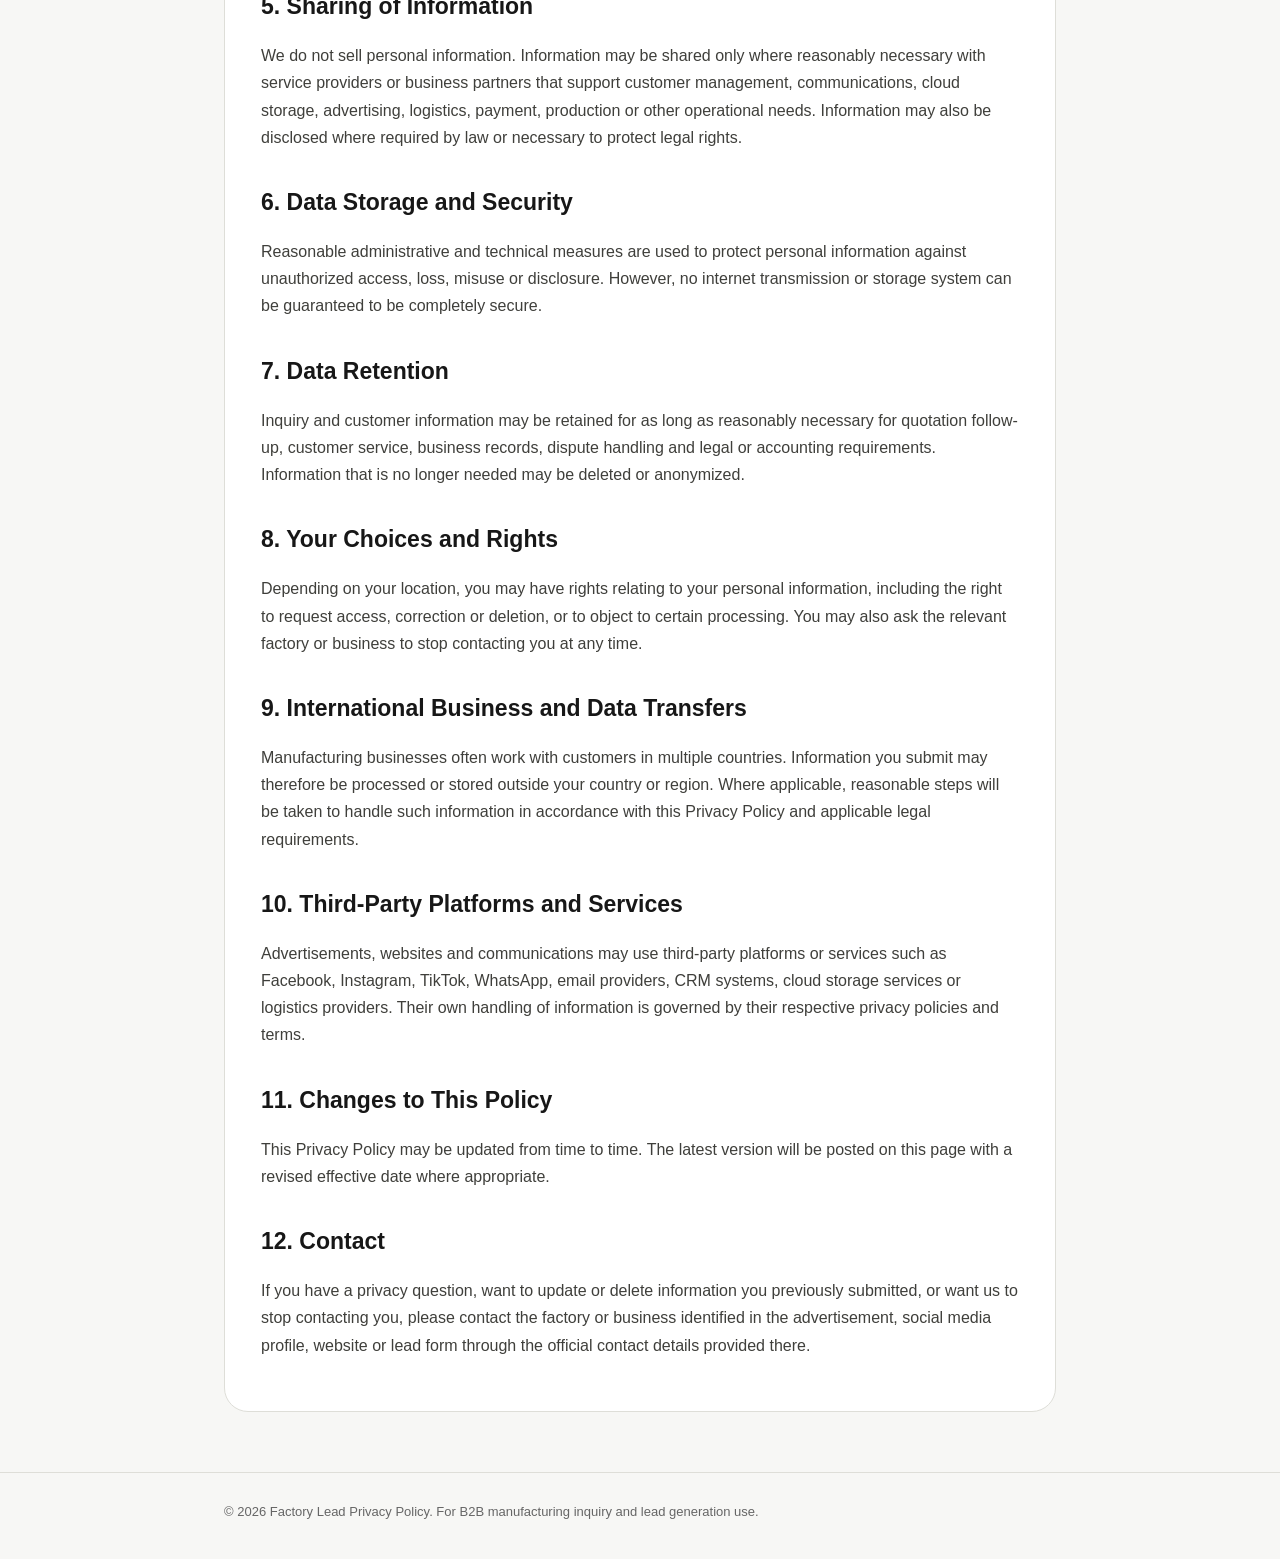
<file: privacy.html>
<!doctype html>
<html lang="en">
<head>
  <meta charset="utf-8" />
  <meta name="viewport" content="width=device-width, initial-scale=1" />
  <title>Privacy Policy | Factory Lead Forms</title>
  <meta name="description" content="Privacy Policy for factory and manufacturing lead generation forms, quotation requests, websites and social media campaigns." />
  <style>
    :root{--bg:#f7f7f5;--ink:#171717;--muted:#666;--card:#fff;--line:#deded8;--accent:#1f4b3f;--max:880px}
    *{box-sizing:border-box}body{margin:0;font-family:Arial,Helvetica,sans-serif;background:var(--bg);color:var(--ink);line-height:1.7}.wrap{max-width:var(--max);margin:0 auto;padding:0 24px}header{background:#fff;border-bottom:1px solid var(--line)}.nav{min-height:72px;display:flex;align-items:center;justify-content:space-between;gap:20px}.brand{font-weight:800}.tag{font-size:13px;color:var(--muted)}.hero{padding:64px 0 34px}.eyebrow{font-size:12px;text-transform:uppercase;letter-spacing:1.4px;color:var(--accent);font-weight:800}h1{font-size:clamp(38px,6vw,58px);line-height:1.05;margin:14px 0 12px;letter-spacing:-1.4px}.updated{font-size:14px;color:var(--muted)}.policy{background:var(--card);border:1px solid var(--line);border-radius:24px;padding:36px;margin-bottom:60px}.policy h2{font-size:23px;margin:32px 0 10px}.policy h2:first-child{margin-top:0}.policy p,.policy li{color:#3f3f3b}.policy ul{padding-left:22px}.note{background:#f1f4f2;border-left:4px solid var(--accent);padding:16px 18px;border-radius:10px;margin:20px 0}footer{border-top:1px solid var(--line);padding:28px 0 36px;color:var(--muted);font-size:13px}@media(max-width:640px){.policy{padding:24px}.nav{align-items:flex-start;flex-direction:column;justify-content:center;padding:16px 0}}
  </style>
</head>
<body>
<header><div class="wrap nav"><div class="brand">Factory Lead Privacy Policy</div><div class="tag">For manufacturing and B2B inquiry forms</div></div></header>
<main class="wrap">
  <section class="hero">
    <div class="eyebrow">Privacy & Data Use</div>
    <h1>Privacy Policy</h1>
    <div class="updated">Effective date: September 7, 2026</div>
  </section>
  <article class="policy">
    <h2>1. Scope of This Policy</h2>
    <p>This Privacy Policy applies to manufacturing companies, factories and related business entities that use this page in connection with their websites, social media accounts, advertisements, quotation requests and lead generation forms. The relevant business or factory is the company identified in the advertisement, social media profile, website or lead form through which you submitted your information (referred to in this policy as "we", "us" or "our").</p>

    <h2>2. Information We Collect</h2>
    <p>When you request a quotation, submit a lead form, contact us or otherwise communicate with the relevant factory or business, we may collect information such as:</p>
    <ul>
      <li>Your name and company name;</li>
      <li>Phone number, WhatsApp number and email address;</li>
      <li>Country or region;</li>
      <li>Product requirements, application or intended use;</li>
      <li>Estimated order quantity, dimensions, specifications, materials, artwork or customization requirements;</li>
      <li>Shipping, delivery or project requirements;</li>
      <li>Any information you voluntarily provide in messages, forms or quotation requests;</li>
      <li>Basic lead source information, such as the advertising platform, form, campaign or advertisement that generated the inquiry.</li>
    </ul>

    <h2>3. How We Use Your Information</h2>
    <p>We may use the information collected to:</p>
    <ul>
      <li>Respond to inquiries and prepare quotations;</li>
      <li>Discuss product specifications, customization, samples, production and delivery;</li>
      <li>Contact you by phone, WhatsApp, email or another method you provided;</li>
      <li>Manage customer relationships and follow up on business opportunities;</li>
      <li>Improve products, customer service, lead forms and marketing performance;</li>
      <li>Maintain business records and comply with applicable legal, accounting or regulatory obligations.</li>
    </ul>

    <h2>4. Facebook, Instagram, TikTok and Other Lead Forms</h2>
    <p>If you submit information through Facebook, Instagram, TikTok or another advertising or social media platform, the information you choose to provide may be transmitted by that platform to the relevant factory or business. We use that information mainly to respond to your inquiry and provide product or quotation information.</p>
    <div class="note">Submitting a lead form does not create a binding purchase order, sales contract or obligation to buy. Final pricing and order terms depend on confirmed specifications, quantity, materials, customization, delivery terms and other project details.</div>

    <h2>5. Sharing of Information</h2>
    <p>We do not sell personal information. Information may be shared only where reasonably necessary with service providers or business partners that support customer management, communications, cloud storage, advertising, logistics, payment, production or other operational needs. Information may also be disclosed where required by law or necessary to protect legal rights.</p>

    <h2>6. Data Storage and Security</h2>
    <p>Reasonable administrative and technical measures are used to protect personal information against unauthorized access, loss, misuse or disclosure. However, no internet transmission or storage system can be guaranteed to be completely secure.</p>

    <h2>7. Data Retention</h2>
    <p>Inquiry and customer information may be retained for as long as reasonably necessary for quotation follow-up, customer service, business records, dispute handling and legal or accounting requirements. Information that is no longer needed may be deleted or anonymized.</p>

    <h2>8. Your Choices and Rights</h2>
    <p>Depending on your location, you may have rights relating to your personal information, including the right to request access, correction or deletion, or to object to certain processing. You may also ask the relevant factory or business to stop contacting you at any time.</p>

    <h2>9. International Business and Data Transfers</h2>
    <p>Manufacturing businesses often work with customers in multiple countries. Information you submit may therefore be processed or stored outside your country or region. Where applicable, reasonable steps will be taken to handle such information in accordance with this Privacy Policy and applicable legal requirements.</p>

    <h2>10. Third-Party Platforms and Services</h2>
    <p>Advertisements, websites and communications may use third-party platforms or services such as Facebook, Instagram, TikTok, WhatsApp, email providers, CRM systems, cloud storage services or logistics providers. Their own handling of information is governed by their respective privacy policies and terms.</p>

    <h2>11. Changes to This Policy</h2>
    <p>This Privacy Policy may be updated from time to time. The latest version will be posted on this page with a revised effective date where appropriate.</p>

    <h2>12. Contact</h2>
    <p>If you have a privacy question, want to update or delete information you previously submitted, or want us to stop contacting you, please contact the factory or business identified in the advertisement, social media profile, website or lead form through the official contact details provided there.</p>
  </article>
</main>
<footer><div class="wrap">© 2026 Factory Lead Privacy Policy. For B2B manufacturing inquiry and lead generation use.</div></footer>
</body>
</html>
</file>
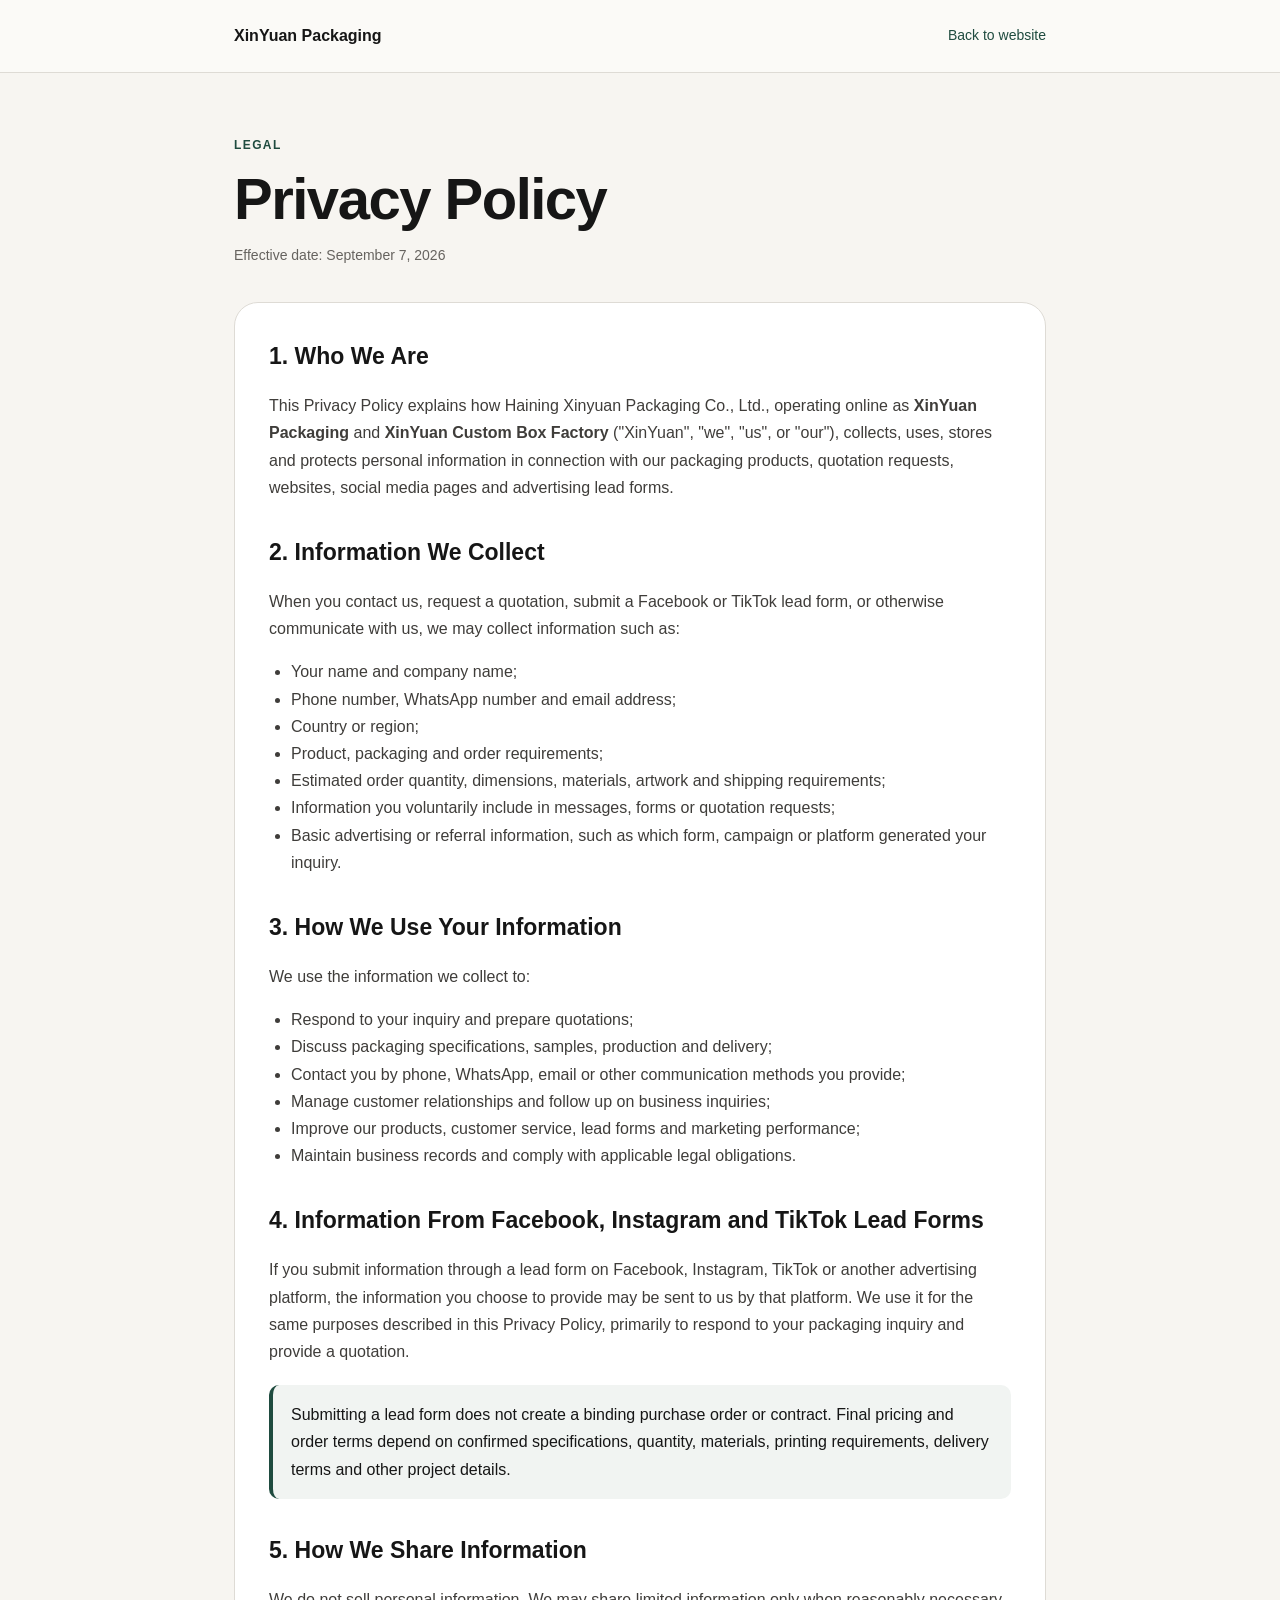
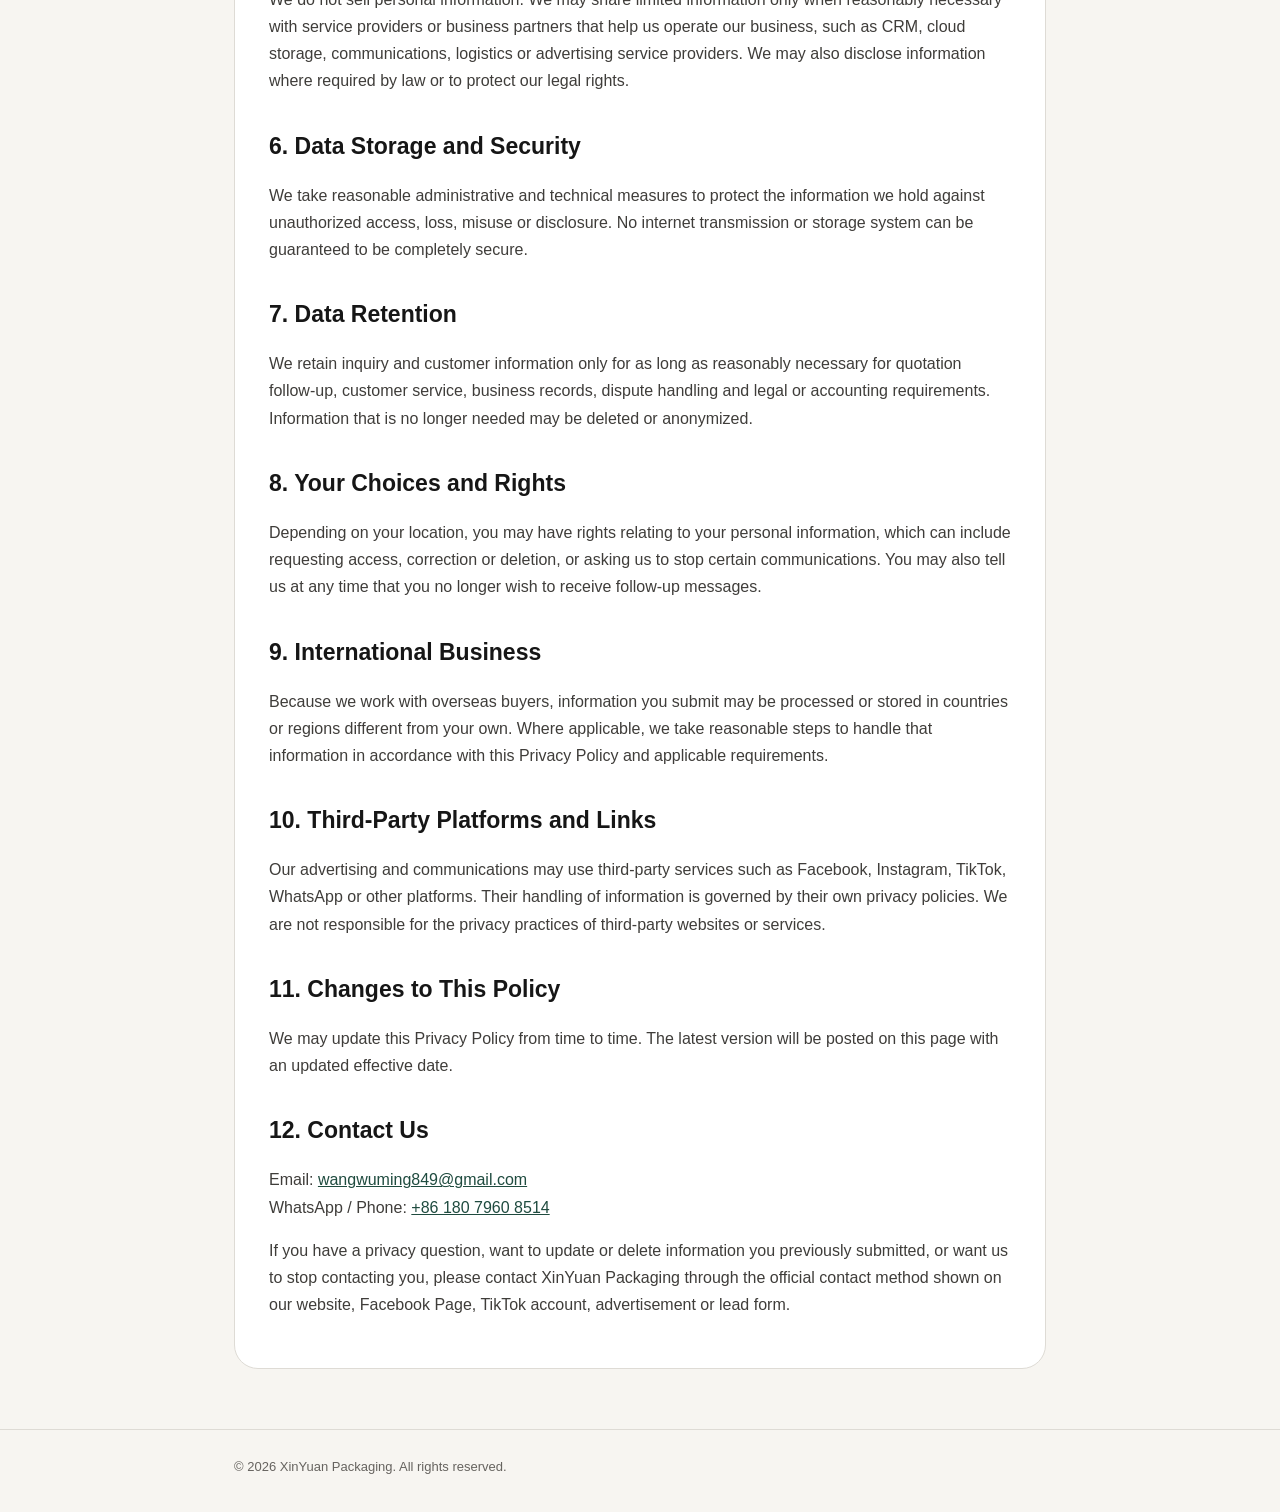
<file: xinyuan/privacy.html>
<!doctype html>
<html lang="en">
<head>
  <meta charset="utf-8" />
  <meta name="viewport" content="width=device-width, initial-scale=1" />
  <title>Privacy Policy | XinYuan Packaging</title>
  <meta name="description" content="Privacy Policy for XinYuan Packaging, including how we collect, use, store and protect information submitted through our website, social media and lead forms." />
  <style>
    :root{--bg:#f7f5f1;--ink:#161616;--muted:#66635f;--card:#fff;--line:#dedbd5;--accent:#1f4b3f;--max:860px}
    *{box-sizing:border-box}body{margin:0;font-family:Arial,Helvetica,sans-serif;color:var(--ink);background:var(--bg);line-height:1.7}a{color:var(--accent)}header{border-bottom:1px solid var(--line);background:#fbfaf7}.wrap{max-width:var(--max);margin:0 auto;padding:0 24px}.nav{min-height:72px;display:flex;align-items:center;justify-content:space-between;gap:18px}.brand{font-weight:800;text-decoration:none;color:var(--ink)}.back{font-size:14px;text-decoration:none}.hero{padding:62px 0 34px}.eyebrow{color:var(--accent);font-size:12px;font-weight:800;letter-spacing:1.4px;text-transform:uppercase}h1{font-size:clamp(38px,6vw,58px);line-height:1.05;margin:14px 0 14px;letter-spacing:-1.5px}.updated{color:var(--muted);font-size:14px}.policy{background:var(--card);border:1px solid var(--line);border-radius:24px;padding:34px;margin:0 0 60px}.policy h2{font-size:23px;margin:32px 0 10px}.policy h2:first-child{margin-top:0}.policy p,.policy li{color:#3f3d3a}.policy ul{padding-left:22px}.note{padding:16px 18px;border-left:4px solid var(--accent);background:#f1f4f2;border-radius:10px;margin:20px 0}footer{border-top:1px solid var(--line);padding:26px 0 34px;color:var(--muted);font-size:13px}@media(max-width:640px){.policy{padding:24px}.nav{align-items:flex-start;flex-direction:column;justify-content:center;padding:16px 0}}
  </style>
</head>
<body>
<header><div class="wrap nav"><a class="brand" href="./">XinYuan Packaging</a><a class="back" href="./">Back to website</a></div></header>
<main class="wrap">
  <section class="hero">
    <div class="eyebrow">Legal</div>
    <h1>Privacy Policy</h1>
    <div class="updated">Effective date: September 7, 2026</div>
  </section>

  <article class="policy">
    <h2>1. Who We Are</h2>
    <p>This Privacy Policy explains how Haining Xinyuan Packaging Co., Ltd., operating online as <strong>XinYuan Packaging</strong> and <strong>XinYuan Custom Box Factory</strong> ("XinYuan", "we", "us", or "our"), collects, uses, stores and protects personal information in connection with our packaging products, quotation requests, websites, social media pages and advertising lead forms.</p>

    <h2>2. Information We Collect</h2>
    <p>When you contact us, request a quotation, submit a Facebook or TikTok lead form, or otherwise communicate with us, we may collect information such as:</p>
    <ul>
      <li>Your name and company name;</li>
      <li>Phone number, WhatsApp number and email address;</li>
      <li>Country or region;</li>
      <li>Product, packaging and order requirements;</li>
      <li>Estimated order quantity, dimensions, materials, artwork and shipping requirements;</li>
      <li>Information you voluntarily include in messages, forms or quotation requests;</li>
      <li>Basic advertising or referral information, such as which form, campaign or platform generated your inquiry.</li>
    </ul>

    <h2>3. How We Use Your Information</h2>
    <p>We use the information we collect to:</p>
    <ul>
      <li>Respond to your inquiry and prepare quotations;</li>
      <li>Discuss packaging specifications, samples, production and delivery;</li>
      <li>Contact you by phone, WhatsApp, email or other communication methods you provide;</li>
      <li>Manage customer relationships and follow up on business inquiries;</li>
      <li>Improve our products, customer service, lead forms and marketing performance;</li>
      <li>Maintain business records and comply with applicable legal obligations.</li>
    </ul>

    <h2>4. Information From Facebook, Instagram and TikTok Lead Forms</h2>
    <p>If you submit information through a lead form on Facebook, Instagram, TikTok or another advertising platform, the information you choose to provide may be sent to us by that platform. We use it for the same purposes described in this Privacy Policy, primarily to respond to your packaging inquiry and provide a quotation.</p>
    <div class="note">Submitting a lead form does not create a binding purchase order or contract. Final pricing and order terms depend on confirmed specifications, quantity, materials, printing requirements, delivery terms and other project details.</div>

    <h2>5. How We Share Information</h2>
    <p>We do not sell personal information. We may share limited information only when reasonably necessary with service providers or business partners that help us operate our business, such as CRM, cloud storage, communications, logistics or advertising service providers. We may also disclose information where required by law or to protect our legal rights.</p>

    <h2>6. Data Storage and Security</h2>
    <p>We take reasonable administrative and technical measures to protect the information we hold against unauthorized access, loss, misuse or disclosure. No internet transmission or storage system can be guaranteed to be completely secure.</p>

    <h2>7. Data Retention</h2>
    <p>We retain inquiry and customer information only for as long as reasonably necessary for quotation follow-up, customer service, business records, dispute handling and legal or accounting requirements. Information that is no longer needed may be deleted or anonymized.</p>

    <h2>8. Your Choices and Rights</h2>
    <p>Depending on your location, you may have rights relating to your personal information, which can include requesting access, correction or deletion, or asking us to stop certain communications. You may also tell us at any time that you no longer wish to receive follow-up messages.</p>

    <h2>9. International Business</h2>
    <p>Because we work with overseas buyers, information you submit may be processed or stored in countries or regions different from your own. Where applicable, we take reasonable steps to handle that information in accordance with this Privacy Policy and applicable requirements.</p>

    <h2>10. Third-Party Platforms and Links</h2>
    <p>Our advertising and communications may use third-party services such as Facebook, Instagram, TikTok, WhatsApp or other platforms. Their handling of information is governed by their own privacy policies. We are not responsible for the privacy practices of third-party websites or services.</p>

    <h2>11. Changes to This Policy</h2>
    <p>We may update this Privacy Policy from time to time. The latest version will be posted on this page with an updated effective date.</p>

    <h2>12. Contact Us</h2><p>Email: <a href="mailto:wangwuming849@gmail.com">wangwuming849@gmail.com</a><br>WhatsApp / Phone: <a href="https://wa.me/8618079608514">+86 180 7960 8514</a></p>
    <p>If you have a privacy question, want to update or delete information you previously submitted, or want us to stop contacting you, please contact XinYuan Packaging through the official contact method shown on our website, Facebook Page, TikTok account, advertisement or lead form.</p>
  </article>
</main>
<footer><div class="wrap">© 2026 XinYuan Packaging. All rights reserved.</div></footer>
</body>
</html>
</file>
<file: guoli/styles.css>
@import url('https://fonts.googleapis.com/css2?family=DM+Sans:wght@400;500;600;700&family=Manrope:wght@400;500;600;700;800&display=swap');
:root{--ink:#142e2a;--lime:#d6ef77;--paper:#f7f9f6;--muted:#5d6a65}*{box-sizing:border-box}html{scroll-behavior:smooth;scroll-padding-top:100px}body{margin:0;background:var(--paper);color:var(--ink);font-family:'DM Sans',Arial,sans-serif;font-size:16px;line-height:1.65}a{color:inherit;text-decoration:none}button,a{-webkit-tap-highlight-color:transparent}a:focus-visible,button:focus-visible,video:focus-visible{outline:3px solid #708d22;outline-offset:5px}img{display:block;width:100%;height:100%;object-fit:cover}.topline{background:var(--ink);color:#d5dfd8;padding:9px 5%;display:flex;justify-content:space-between;font-size:12px;letter-spacing:1px}.header{padding:24px 5%;display:flex;align-items:center;justify-content:space-between;background:var(--paper);gap:24px}.brand{display:flex;align-items:center;gap:10px;font-family:Manrope,Arial,sans-serif;font-weight:800;font-size:29px;line-height:1.1}.brand-mark{display:grid;place-items:center;width:44px;height:44px;color:var(--lime);background:var(--ink);font-size:32px}.brand-sub{display:block;font:600 10px/1.8 Arial,sans-serif;letter-spacing:1.8px;margin-top:3px}nav{display:flex;gap:34px;align-items:center}nav>a{font-size:14px;font-weight:600}nav>a:hover,.text-link:hover{color:#698125}.button{display:inline-flex;align-items:center;justify-content:space-between;gap:26px;padding:16px 25px;background:var(--ink);color:white;font-weight:600;font-size:15px}.button:hover{filter:brightness(1.1)}.button.small{padding:12px 22px}.button span{font-size:21px}.button.lime{background:var(--lime);color:var(--ink)}.menu-toggle{display:none}.hero{display:grid;grid-template-columns:1.03fr 1fr;background:var(--ink);color:white;min-height:570px}.hero-copy{padding:62px 8% 28px 9.7%;display:flex;flex-direction:column;align-items:flex-start}.eyebrow{font-size:12px;font-weight:700;letter-spacing:2px;line-height:1.6}.hero .eyebrow{color:var(--lime);display:flex;align-items:center;gap:9px}.eyebrow>span{width:7px;height:7px;background:var(--lime)}h1,h2,h3,p{margin:0}h1,h2,h3{font-family:Manrope,Arial,sans-serif}h1{font-size:clamp(38px,4.2vw,68px);line-height:1.12;letter-spacing:-2.4px;margin:26px 0}em{font-style:normal;color:var(--lime)}.hero-copy>p{font-size:18px;color:#c2d0c9;max-width:420px}.hero-actions{display:flex;gap:24px;align-items:center;margin-top:32px;flex-wrap:wrap}.text-link{font-size:14px;font-weight:600;border-bottom:1px solid;padding-bottom:4px}.hero-foot{margin-top:auto;padding-top:48px;display:flex;gap:26px;color:#afc2b8;font-size:10px;letter-spacing:1.5px}.hero-image{position:relative;min-height:530px;overflow:hidden}.hero-image>img{position:absolute;object-position:center}.hero-image:after{content:'';position:absolute;inset:45% 0 0;background:linear-gradient(transparent,#10261dd9);pointer-events:none}.image-label{position:absolute;bottom:36px;left:32px;z-index:1;display:grid;gap:7px}.image-label>span{font-size:10px;letter-spacing:2px}.image-label strong{font-size:25px;font-weight:500}.image-next{position:absolute;right:32px;bottom:36px;z-index:1;border:1px solid #ffffff80;width:44px;height:44px;display:grid;place-items:center;font-size:24px}.facts{display:grid;grid-template-columns:1fr 1fr 1fr 1fr;padding:33px 5%;border-bottom:1px solid #d5dcd5;gap:28px}.facts>div{display:flex;flex-direction:column;border-right:1px solid #d5dcd5}.facts strong{font:600 36px/1.3 Manrope,Arial,sans-serif;letter-spacing:-1px}.facts small{font-size:23px}.facts span{color:var(--muted);font-size:13px;margin-top:6px}.facts>div:last-child{border:0;justify-content:center;font-size:17px}.section{padding:90px 5%}.section-heading{display:flex;justify-content:space-between;align-items:flex-end;gap:50px;margin-bottom:40px}h2{font-size:clamp(32px,3.3vw,48px);line-height:1.2;letter-spacing:-1.8px;margin-top:18px}.section-heading>p{max-width:345px;color:var(--muted);font-size:15px}.product-grid{display:grid;grid-template-columns:1fr 1fr;gap:35px}.product-image{height:355px;background:#e3e8e1;position:relative;overflow:hidden}.product-image img{transition:transform .5s}.product:hover img{transform:scale(1.025)}.product-image.tray img{object-fit:contain;background:#d9ddd4}.number{position:absolute;top:20px;left:20px;background:var(--paper);width:36px;height:36px;display:grid;place-items:center;font-size:12px}.product-title{display:flex;align-items:center;justify-content:space-between;margin:24px 0 12px}.product-title h3{font-size:27px;letter-spacing:-.8px}.product-title>a{font-size:27px;width:43px;height:43px;display:grid;place-items:center;border:1px solid #c9d2c8;border-radius:50%}.product-title>a:hover{background:var(--lime)}.product>p{color:var(--muted);max-width:530px;font-size:15px}.tags{display:flex;gap:10px;margin-top:22px;flex-wrap:wrap}.tags span{border:1px solid #ced7cd;padding:5px 12px;font-size:12px}.spec-note{display:flex;justify-content:space-between;border-top:1px solid #ccd5ca;margin-top:38px;padding-top:23px;gap:20px}.spec-note>a{font-weight:700;font-size:14px}.factory{background:#e8eee5;display:grid;grid-template-columns:1.05fr 1fr;gap:8%;align-items:center}.factory-visual{position:relative;height:540px}.photo-caption{position:absolute;bottom:0;left:0;right:0;background:#142e2ade;color:white;padding:13px 22px;font-size:12px}.factory-copy h2{margin-bottom:26px}.factory-copy em{color:#668027}.factory-copy p{color:var(--muted);margin-bottom:19px}.factory-copy .text-link{display:inline-block;margin-top:9px}.video-wrap{display:grid;grid-template-columns:2fr 1fr;background:var(--ink);color:white}.video-wrap video{width:100%;height:420px;object-fit:contain;background:#0d1a17}.video-side{padding:44px 35px;display:flex;flex-direction:column;align-items:flex-start}.video-side>span{font-size:11px;letter-spacing:2px;color:var(--lime)}.video-side h3{font-size:32px;line-height:1.25;margin:26px 0 20px}.video-side p{color:#becec4;font-size:15px}.video-side .video-hint{margin-top:auto;padding-top:30px;font-size:12px;color:#becec4;letter-spacing:0}.contact{background:var(--ink);color:white;display:grid;grid-template-columns:1.2fr 1fr;gap:12%;border-bottom:1px solid #3c5146}.contact .eyebrow{color:var(--lime)}.contact h2{font-size:clamp(40px,4.5vw,64px);margin-bottom:24px}.contact p{color:#becec4;max-width:440px}.contact .button{margin-top:30px}.contact-details{align-self:center;min-width:0}.contact-details>div{border-bottom:1px solid #526458;padding:23px 0}.contact-details span{display:block;font-size:11px;letter-spacing:2px;color:#afc2b8;margin-bottom:10px}.contact-details a,.contact-details p{font-size:clamp(16px,1.8vw,24px);overflow-wrap:anywhere}.contact-details a:hover{color:var(--lime)}footer{background:var(--ink);color:white;padding:35px 5%;display:flex;align-items:center;justify-content:space-between;gap:30px}footer .brand-mark{border:1px solid #658071}footer p,footer>span{color:#a9bdb0;font-size:12px}footer .brand{font-size:25px}@media(min-width:1600px){body{max-width:1800px;margin:auto}.hero{min-height:650px}}@media(max-width:900px){.hero-copy{padding:44px 8%}.hero-actions{gap:18px}.hero-foot{flex-direction:column;gap:5px}.facts{grid-template-columns:1fr 1fr}.facts>div:nth-child(2){border:0}.section{padding:65px 5%}.factory{gap:6%}.factory-visual{height:450px}.video-side{padding:30px 24px}.video-side h3{font-size:26px}.contact{gap:7%}nav{gap:22px}}@media(max-width:650px){.topline{font-size:9px;letter-spacing:.6px}.topline>a{display:none}.header{padding:19px 5%;position:relative}.brand{font-size:25px}.menu-toggle{display:flex;align-items:center;gap:15px;background:none;border:1px solid #ccd5ca;padding:9px 12px;color:var(--ink);font-size:14px}nav{display:none;position:absolute;top:100%;left:0;right:0;padding:24px 5%;background:var(--paper);z-index:10;border-top:1px solid #d5dcd5;box-shadow:0 10px 20px #142e2a20}nav.open{display:flex;flex-direction:column;align-items:stretch;gap:22px}.hero{grid-template-columns:1fr}.hero-copy{padding:40px 6% 28px}h1{font-size:44px;letter-spacing:-1.8px}.hero-copy>p{font-size:17px}.hero-foot{flex-direction:row;gap:15px;font-size:9px;padding-top:35px}.hero-image{min-height:340px}.facts{padding:25px 6%;gap:22px}.facts strong{font-size:30px}.facts>div:last-child{font-size:15px}.section{padding:56px 6%}.section-heading{display:block;margin-bottom:28px}.section-heading>p{margin-top:22px;max-width:100%}h2{font-size:34px;letter-spacing:-1.2px}.product-grid{grid-template-columns:1fr;gap:42px}.product-image{height:330px}.product-title h3{font-size:26px}.spec-note{flex-direction:column;gap:8px}.factory{grid-template-columns:1fr;gap:35px}.factory-visual{height:350px}.video-wrap{grid-template-columns:1fr}.video-wrap video{height:280px}.video-side{padding:28px}.video-side h3{margin:15px 0}.video-side h3 br{display:none}.contact{grid-template-columns:1fr;gap:25px}.contact-details a,.contact-details p{font-size:20px}footer{flex-wrap:wrap;padding:32px 6%;gap:25px}footer>span{width:100%}.image-label{bottom:24px;left:24px}}@media(prefers-reduced-motion:reduce){html{scroll-behavior:auto}*{transition:none!important}}
</file>
<file: xinyuan/enhancements.css>
html{scroll-padding-top:96px}figure{margin:0}img{display:block;max-width:100%;height:auto}a:focus-visible,button:focus-visible,input:focus-visible,select:focus-visible,textarea:focus-visible{outline:3px solid #b98536;outline-offset:4px}.brand{display:flex;align-items:center;gap:10px;flex-shrink:0;line-height:1.15;font-size:22px}.brand img{width:54px;height:54px;border-radius:50%}.brand-sub{display:block;font-size:10px;letter-spacing:1.4px;margin-top:5px}.nav{gap:18px}.navlinks{gap:18px}.hero{padding:65px 0;background:linear-gradient(120deg,#fbfaf7,#ede8df)}.hero-grid{grid-template-columns:1fr 1fr;gap:42px}h1{font-size:clamp(42px,5.2vw,65px)}.hero .lead{font-size:17px}.hero-photo{border:1px solid var(--line);border-radius:22px;overflow:hidden;background:var(--accent);box-shadow:0 18px 45px #1828201c}.hero-photo img{width:100%;height:360px;object-fit:cover}.hero-photo figcaption{color:#fff;padding:19px 22px;font-size:14px}.hero-photo figcaption span{display:block;color:#e5c78d;letter-spacing:2px;font-size:11px;margin-bottom:6px}.factory-facts{display:grid;grid-template-columns:repeat(4,1fr);padding-top:30px;padding-bottom:30px;border-bottom:1px solid var(--line);gap:24px}.factory-facts>div{display:grid;gap:4px;border-right:1px solid var(--line)}.factory-facts>div:last-child{border:0}.factory-facts strong{font-size:25px;color:var(--accent)}.factory-facts span{font-size:14px;color:var(--muted)}#products{padding-bottom:34px}.production-examples{padding-top:28px}.photo-pair{display:grid;grid-template-columns:.8fr 1.2fr;gap:22px}.photo-pair figure{background:white;border:1px solid var(--line);border-radius:20px;overflow:hidden}.photo-pair img{width:100%;height:360px;object-fit:cover}.photo-pair figure:first-child img{object-position:center 65%}.photo-pair figcaption{padding:22px}.photo-pair h3{font-size:21px;margin:0 0 8px}.photo-pair p{font-size:15px;color:var(--muted);margin:0}.dark .eyebrow{color:#e5c78d}.company-intro{display:grid;grid-template-columns:1.1fr .9fr;gap:64px;align-items:center;padding-bottom:60px;border-bottom:1px solid var(--line);margin-bottom:55px}.company-intro h2{font-size:38px;line-height:1.15;margin:16px 0 20px}.company-intro p{color:var(--muted)}.company-intro .btn{margin-top:15px}.company-intro figure{position:relative;overflow:hidden;border-radius:20px}.company-intro img{width:100%;height:420px;object-fit:cover;object-position:center 55%}.company-intro figcaption{position:absolute;bottom:0;left:0;right:0;padding:18px 22px;background:#19231fe6;color:white;font-size:14px}.factory-gallery{background:#eaece6}.gallery-grid{display:grid;grid-template-columns:repeat(4,1fr);gap:20px}.gallery-grid figure{min-width:0}.gallery-grid a{display:block;border-radius:14px;overflow:hidden;background:#ddd}.gallery-grid img{width:100%;aspect-ratio:3/4;object-fit:cover}.gallery-grid a:hover img{filter:brightness(1.06)}.gallery-grid figcaption{padding-top:18px}.gallery-grid figcaption>span{font-size:12px;font-weight:700;color:var(--accent)}.gallery-grid h3{font-size:19px;line-height:1.3;margin:8px 0}.gallery-grid p{color:var(--muted);font-size:14px;margin:0}.contact-section{background:#eae5db;border-top:1px solid var(--line)}.contact-grid{display:grid;grid-template-columns:1fr 1.1fr;gap:65px}.contact-info h2{font-size:38px;line-height:1.2;margin:12px 0 20px}.contact-info>p{color:var(--muted)}.contact-info dl{margin:25px 0}.contact-info dt{font-size:12px;text-transform:uppercase;letter-spacing:1px;color:var(--muted);margin-top:18px}.contact-info dd{margin:4px 0;font-size:16px;overflow-wrap:anywhere}.contact-info dd a:hover{text-decoration:underline}.quote-form{background:#fff;border:1px solid var(--line);border-radius:22px;padding:30px;min-width:0}.quote-form h3{font-size:24px;margin:0 0 22px}.quote-form label{display:block;font-size:14px;font-weight:700;margin-bottom:18px}.quote-form label span{color:#6b4b1e}.quote-form input,.quote-form select,.quote-form textarea{display:block;width:100%;margin-top:7px;padding:12px;border:1px solid #bfbfb4;border-radius:7px;background:#fff;color:var(--ink);font:400 16px/1.4 Arial,sans-serif}.quote-form textarea{resize:vertical}.form-row{display:grid;grid-template-columns:1fr 1fr;gap:15px}.form-row>*{min-width:0}.form-note{color:var(--muted);font-size:13px;line-height:1.6}.form-note a{text-decoration:underline;color:var(--accent)}button.btn{border:0;cursor:pointer;font:700 15px/1.5 Arial,sans-serif;width:100%;padding:14px 18px}.btn:hover{filter:brightness(1.12)}footer a{text-decoration:underline;margin-left:18px}@media(max-width:1000px){.navlinks{gap:12px;font-size:13px}.hero-grid{gap:26px}.hero-photo img{height:390px}.contact-grid{gap:30px}.company-intro{gap:35px}.gallery-grid{grid-template-columns:repeat(2,1fr)}}@media(max-width:850px){.hero-grid{grid-template-columns:1fr}.hero-photo img{height:auto;aspect-ratio:16/9}.hero .lead{max-width:100%}.factory-facts{grid-template-columns:1fr 1fr}.factory-facts>div:nth-child(2){border:0}.company-intro{grid-template-columns:1fr 1fr;gap:25px}.contact-grid{grid-template-columns:1fr}.photo-pair{grid-template-columns:1fr 1fr}.photo-pair img{height:310px}}@media(max-width:560px){.wrap{padding-left:20px;padding-right:20px}.nav{min-height:78px;gap:10px}.brand{font-size:20px}.brand img{width:43px;height:43px}.brand-sub{font-size:8px}.nav>.btn{font-size:12px;padding:10px 13px}.hero{padding-top:42px}h1{font-size:44px;letter-spacing:-1.5px}.hero-grid{gap:32px}.factory-facts{padding-top:26px;padding-bottom:26px;gap:22px}.factory-facts strong{font-size:22px}.factory-facts span{font-size:13px}section{padding:55px 0}.section-head h2,.company-intro h2,.contact-info h2{font-size:32px}.photo-pair{grid-template-columns:1fr}.photo-pair img{height:300px}.photo-pair figure:last-child img{height:auto;aspect-ratio:16/9}.company-intro{grid-template-columns:1fr;padding-bottom:40px;margin-bottom:40px}.company-intro img{height:400px}.gallery-grid{gap:24px 15px}.gallery-grid h3{font-size:17px}.gallery-grid p{font-size:14px}.quote-form{padding:23px}.form-row{grid-template-columns:1fr;gap:0}.process .card{padding-left:65px}.process .card:before{left:18px}.contact-grid{gap:32px}footer a{display:block;margin:12px 0 0}}@media(prefers-reduced-motion:reduce){html{scroll-behavior:auto}}
</file>
